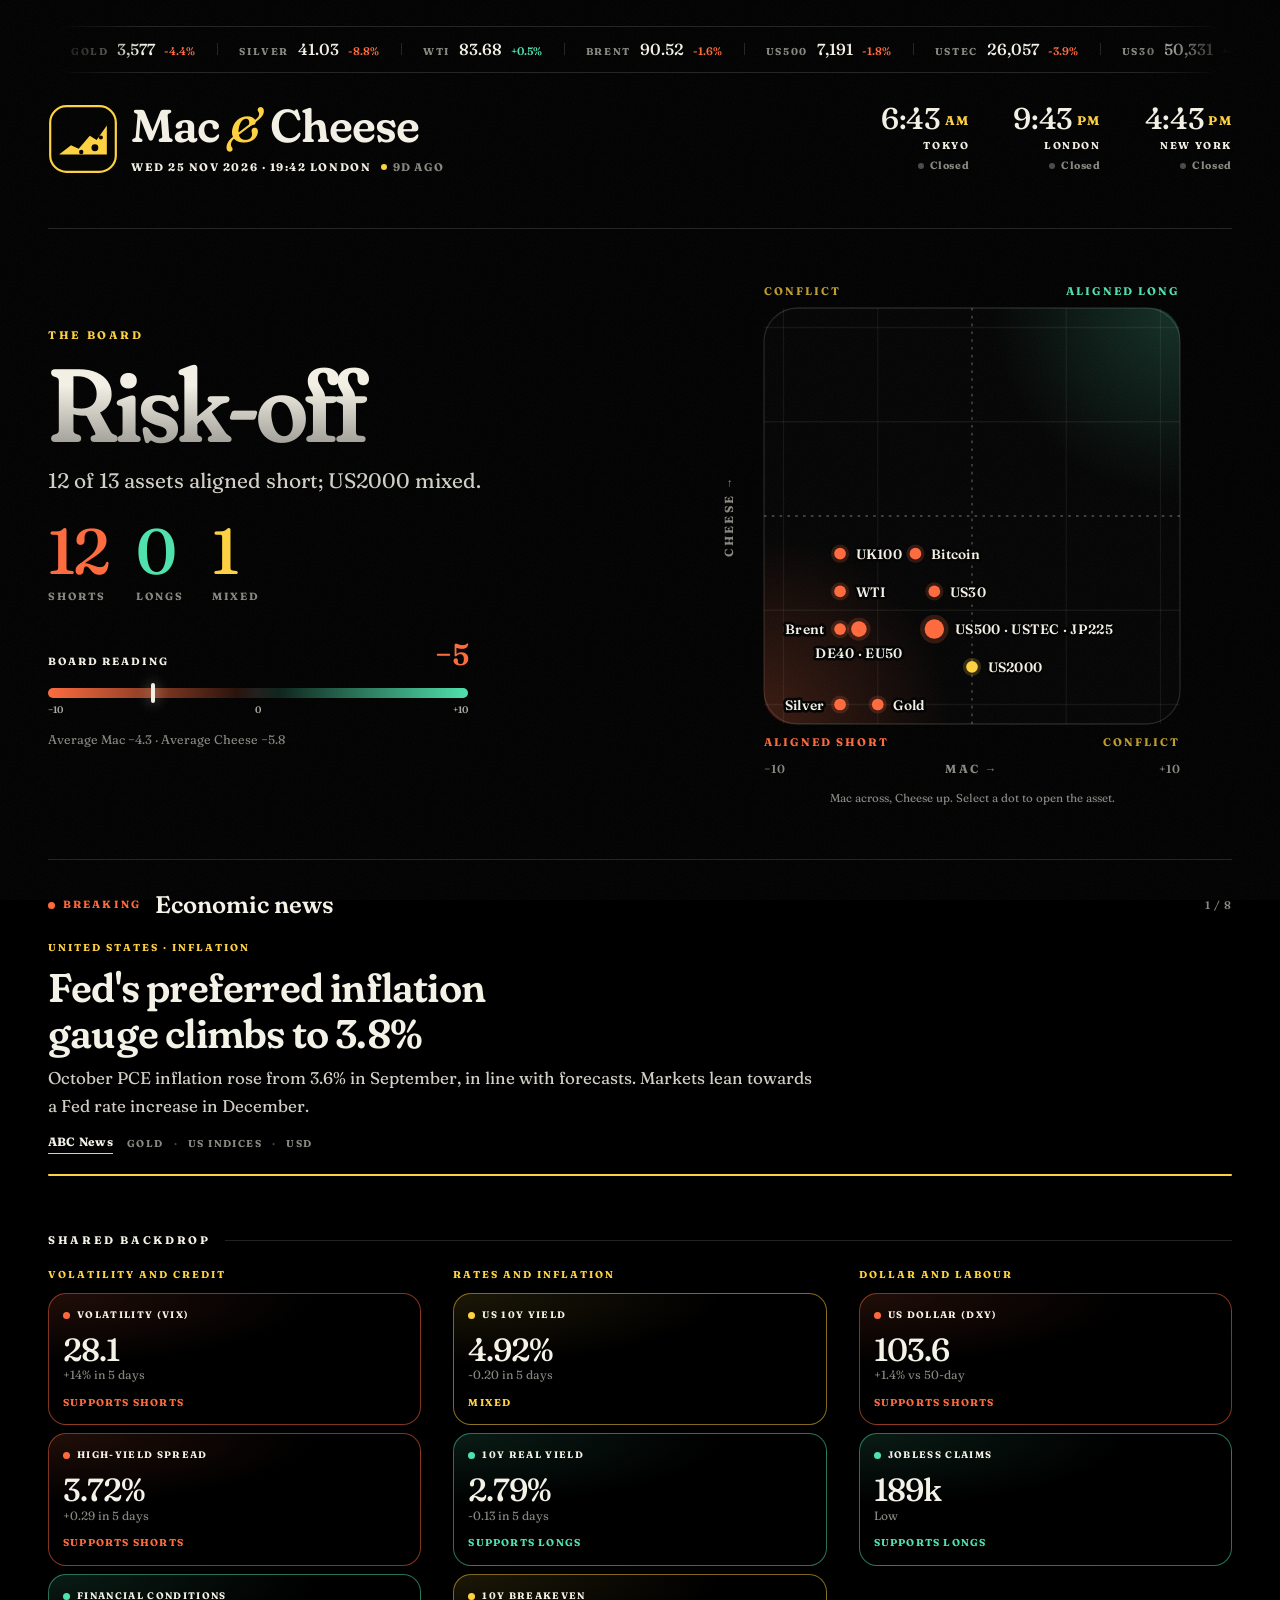
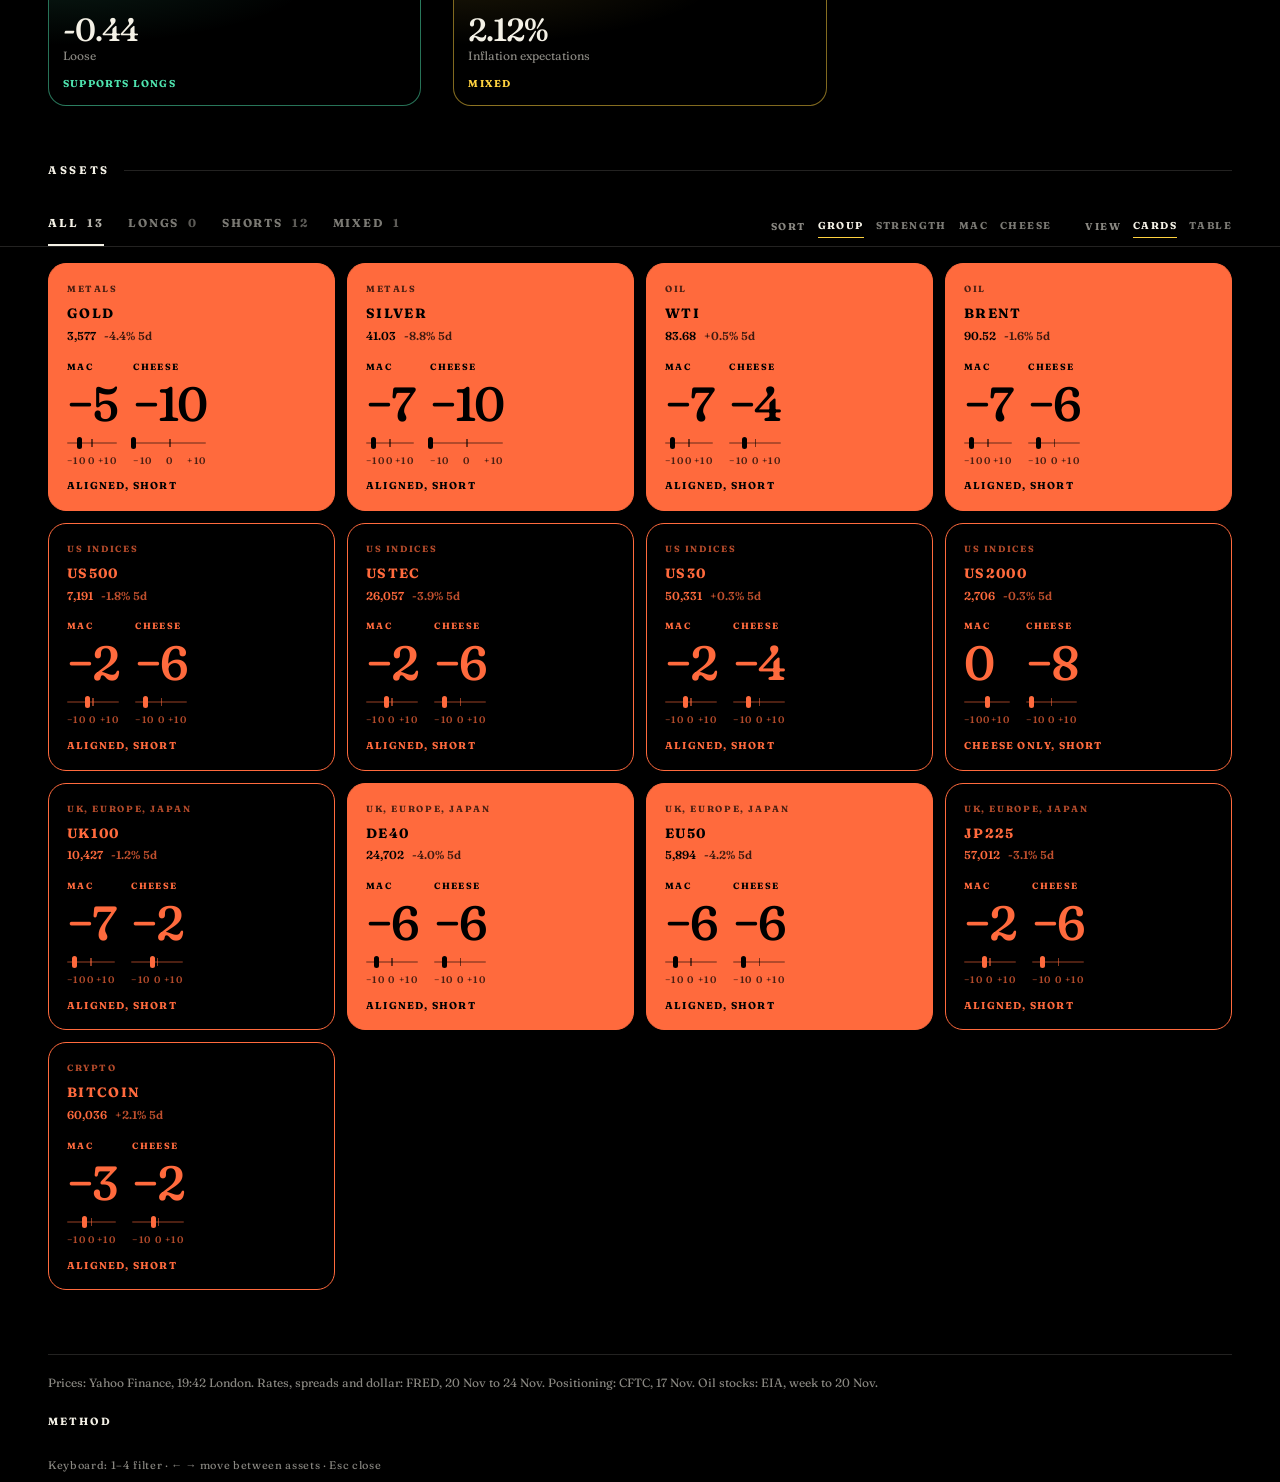
<file: index.html>
<!DOCTYPE html>
<html lang="en-GB"><head><meta charset="utf-8"><meta name="viewport" content="width=device-width,initial-scale=1,viewport-fit=cover">
<title>Mac and Cheese</title><meta name="theme-color" content="#000000">
<meta name="description" content="Mac and Cheese: macro and trend scores from −10 to +10 for indices, metals, oil and bitcoin.">
<link rel="icon" href="data:image/svg+xml,%3Csvg xmlns='http://www.w3.org/2000/svg' viewBox='0 0 64 64'%3E%3Crect x='2' y='2' width='60' height='60' rx='15' fill='%23000' stroke='%23FFD23F' stroke-width='3'/%3E%3Cpath d='M10 48 L22 38 L30 42 L40 28 L47 32 L55 18 L55 48 Z' fill='%23FFD23F'/%3E%3C/svg%3E">
<link rel="preconnect" href="https://fonts.googleapis.com"><link rel="preconnect" href="https://fonts.gstatic.com" crossorigin>
<link href="https://fonts.googleapis.com/css2?family=Fraunces:ital,opsz,wght,SOFT@0,9..144,300..800,0..100;1,9..144,300..800,0..100&display=swap" rel="stylesheet">
<style>:root{--bg:#000;--fg:#F4F1E6;--mu:rgba(244,241,230,.56);--ln:rgba(244,241,230,.14);--lime:#4EE3AE;--red:#FF6A3D;--yellow:#FFD23F;--f:"Fraunces",Georgia,serif;--r:18px;--ease:cubic-bezier(.2,.8,.2,1)}
*{box-sizing:border-box}
html{color-scheme:dark;-webkit-text-size-adjust:100%;scroll-behavior:smooth}
body{margin:0;background:var(--bg);color:var(--fg);font:400 15px/1.55 var(--f);font-optical-sizing:auto;font-variation-settings:"SOFT" 50;-webkit-font-smoothing:antialiased;overflow-x:hidden}
button{font:inherit;color:inherit}
::selection{background:var(--yellow);color:#000}
:focus-visible{outline:2px solid var(--yellow);outline-offset:3px;border-radius:6px}
.grain{position:fixed;inset:0;pointer-events:none;z-index:100;opacity:.05;background-image:url("data:image/svg+xml,%3Csvg xmlns='http://www.w3.org/2000/svg' width='160' height='160'%3E%3Cfilter id='n'%3E%3CfeTurbulence type='fractalNoise' baseFrequency='.9' numOctaves='3' stitchTiles='stitch'/%3E%3C/filter%3E%3Crect width='100%25' height='100%25' filter='url(%23n)'/%3E%3C/svg%3E")}
.top,main{max-width:1280px;margin:0 auto;padding:0 16px}
.top{padding-top:18px}
main{padding-bottom:72px}
/* ticker */
.tk{overflow:hidden;border:1px solid var(--ln);border-radius:999px;white-space:nowrap;-webkit-mask-image:linear-gradient(90deg,transparent,#000 8%,#000 92%,transparent);mask-image:linear-gradient(90deg,transparent,#000 8%,#000 92%,transparent)}
.tkt{display:inline-flex;animation:tk 80s linear infinite;will-change:transform}
.tk:hover .tkt{animation-play-state:paused}
.ti{display:inline-flex;align-items:baseline;gap:9px;padding:10px 22px;position:relative}
.ti b{font-size:10px;font-weight:700;letter-spacing:.16em;text-transform:uppercase;color:var(--mu)}
.ti span{font-size:16px;font-weight:500;font-variant-numeric:lining-nums tabular-nums}
.ti em{font-size:11px;font-weight:600;font-style:normal}
[hidden]{display:none!important}
.ti .u,.l5.u{color:var(--lime)}.ti .d,.l5.d{color:var(--red)}.ti .n{color:var(--yellow)}
.ti+.ti::before{content:"";position:absolute;left:0;top:50%;width:1px;height:12px;margin-top:-6px;background:var(--ln)}
@keyframes tk{to{transform:translateX(-50%)}}
/* header */
.hrow{display:flex;flex-direction:column;gap:20px;padding:22px 0 8px}
.brand{display:flex;align-items:center;gap:13px}.brand svg{flex:none}
.wm{font-size:32px;font-weight:600;line-height:1;letter-spacing:-.02em;font-variation-settings:"SOFT" 100}
.wm i{font-style:italic;font-weight:500;color:var(--yellow)}
.asof{margin-top:8px;font-size:10px;font-weight:700;letter-spacing:.14em;text-transform:uppercase}
.age{color:var(--mu);margin-left:6px;letter-spacing:.1em;white-space:nowrap;display:inline-block}
.age::before{content:"";display:inline-block;width:6px;height:6px;border-radius:50%;background:var(--lime);margin:0 6px 1px 0;box-shadow:0 0 0 0 var(--lime);animation:live 2.4s infinite}
.age.old::before{background:var(--yellow);animation:none}
@keyframes live{70%{box-shadow:0 0 0 6px rgba(78,227,174,0)}100%{box-shadow:0 0 0 0 rgba(78,227,174,0)}}
.ck{display:flex;justify-content:space-between;border-top:1px solid var(--ln);border-bottom:1px solid var(--ln);padding:12px 4px}
.cl{display:flex;flex-direction:column;align-items:center;gap:4px;flex:1}
.cl .tm{font-size:21px;font-weight:500;letter-spacing:-.01em;font-variant-numeric:lining-nums tabular-nums;line-height:1}
.cl .tm small{font-size:.42em;font-weight:700;letter-spacing:.1em;color:var(--yellow);margin-left:5px;vertical-align:.35em}
.cl .cn{font-size:10px;font-weight:700;letter-spacing:.16em;text-transform:uppercase}
.cl .cs{display:flex;align-items:center;gap:6px;font-size:10.5px;letter-spacing:.06em;color:var(--mu)}
.cl .cs i{width:6px;height:6px;border-radius:50%;background:rgba(244,241,230,.3)}
.cl.open .cs{color:var(--lime)}.cl.open .cs i{background:var(--lime);box-shadow:0 0 10px var(--lime)}
h2{font-size:11px;font-weight:700;letter-spacing:.24em;text-transform:uppercase;margin:56px 0 18px;display:flex;align-items:center;gap:14px}
h2::after{content:"";flex:1;height:1px;background:var(--ln)}
/* hero */
.hero{display:grid;gap:26px;margin-top:30px}
.eyebrow{font-size:11px;font-weight:700;letter-spacing:.24em;text-transform:uppercase;color:var(--yellow)}
.tone{font-size:56px;line-height:.95;font-weight:600;letter-spacing:-.035em;margin:12px 0 10px;font-variation-settings:"SOFT" 100;background:linear-gradient(180deg,var(--fg) 30%,rgba(244,241,230,.6));-webkit-background-clip:text;background-clip:text;color:transparent}
.line{font-size:17px;line-height:1.45;margin:0;color:rgba(244,241,230,.86);max-width:34ch}
.cnt{display:flex;gap:28px;margin:24px 0 26px}
.cc{font-size:10.5px;font-weight:700;letter-spacing:.18em;text-transform:uppercase;color:var(--mu)}
.cc span{display:block;font-size:44px;line-height:1;font-weight:500;letter-spacing:-.03em;margin-bottom:6px;font-variant-numeric:lining-nums}
.cc.red span{color:var(--red)}.cc.lime span{color:var(--lime)}.cc.yel span{color:var(--yellow)}
.br{max-width:420px}
.brh{display:flex;justify-content:space-between;align-items:baseline;font-size:10.5px;font-weight:700;letter-spacing:.18em;text-transform:uppercase}
.brh b{font-size:30px;letter-spacing:-.02em;font-weight:600;color:var(--red)}
.bsc{display:block;position:relative;height:10px;margin-top:10px;border-radius:99px;background:linear-gradient(90deg,var(--red),rgba(255,106,61,.15) 45%,rgba(244,241,230,.12) 50%,rgba(78,227,174,.15) 55%,var(--lime))}
.bsc u{position:absolute;top:-5px;left:var(--p);width:4px;height:20px;margin-left:-2px;border-radius:3px;background:var(--fg);box-shadow:0 0 14px rgba(244,241,230,.7);transition:left 1.2s var(--ease)}
.brs{margin-top:12px;font-size:12.5px;color:var(--mu)}
.hm{margin:0}
.map{width:100%;height:auto;display:block;overflow:visible}
.map .mf{fill:rgba(244,241,230,.015);stroke:var(--ln)}
.map .gd{stroke:rgba(244,241,230,.06)}
.map .ax{stroke:rgba(244,241,230,.32);stroke-dasharray:2 4}
.map .ql{font:700 8.5px var(--f);letter-spacing:.18em}
.map .ql.lime{fill:var(--lime)}.map .ql.red{fill:var(--red)}.map .ql.yel{fill:var(--yellow);opacity:.75}
.map .al{font:700 9px var(--f);letter-spacing:.2em;fill:var(--mu)}.map .tn{font:600 9px var(--f);fill:var(--mu)}
.pt{cursor:pointer;outline:none;animation:pop .7s var(--ease) both;animation-delay:var(--d);transform-box:fill-box}
.pt .dot{transition:r .25s var(--ease)}.pt .halo{opacity:.18;transition:opacity .25s,r .25s var(--ease)}
.pt.red .dot,.pt.red .halo{fill:var(--red)}.pt.lime .dot,.pt.lime .halo{fill:var(--lime)}.pt.yel .dot,.pt.yel .halo{fill:var(--yellow)}
.pt .pl{font:600 10.5px var(--f);fill:var(--fg);letter-spacing:.02em;paint-order:stroke;stroke:#000;stroke-width:4px;stroke-linejoin:round}
.pt:hover .halo,.pt:focus-visible .halo{opacity:.4}
.map:has(.pt:hover) .pt:not(:hover){opacity:.35}
.pt{transition:opacity .25s}
@keyframes pop{from{opacity:0;transform:scale(.3)}}
.hm figcaption{font-size:11.5px;color:var(--mu);text-align:center;margin-top:6px}
/* news */
.nw{margin-top:52px;padding:26px 0 0;border-top:1px solid var(--ln)}
.nh{display:flex;align-items:center;gap:14px;margin-bottom:16px}
.brk{display:inline-flex;align-items:center;gap:8px;color:var(--red);font-size:10.5px;font-weight:700;letter-spacing:.2em;text-transform:uppercase}
.brk i{width:7px;height:7px;border-radius:50%;background:var(--red);animation:pl 1.4s ease-in-out infinite}
@keyframes pl{50%{opacity:.25}}
.nt{font-size:19px;font-weight:600}
.nn{margin-left:auto;font-size:11px;font-weight:600;letter-spacing:.1em;color:var(--mu);font-variant-numeric:tabular-nums}
.ns{display:grid}
.nc{grid-area:1/1;opacity:0;visibility:hidden;transform:translateY(8px);filter:blur(4px);transition:opacity .7s var(--ease),transform .7s var(--ease),filter .7s var(--ease),visibility .7s;display:flex;flex-direction:column}
.nc.on{opacity:1;visibility:visible;transform:none;filter:none}
.ng{font-size:10px;font-weight:700;letter-spacing:.2em;text-transform:uppercase;color:var(--yellow)}
.nc h3{font-size:28px;line-height:1.14;font-weight:600;letter-spacing:-.02em;margin:10px 0 8px;font-variation-settings:"SOFT" 100;text-wrap:balance}
.nc p{margin:0;font-size:15px;line-height:1.6;color:rgba(244,241,230,.86);max-width:70ch;text-wrap:pretty}
.nf{margin-top:auto;padding-top:14px;display:flex;flex-wrap:wrap;gap:10px;align-items:center;font-size:10px;font-weight:700;letter-spacing:.14em;text-transform:uppercase}
.nf a{color:var(--fg);text-decoration:none;border-bottom:1.5px solid var(--yellow);padding-bottom:2px;letter-spacing:.02em;text-transform:none;font-size:12px;margin-right:4px}
.nf span{color:var(--mu)}.nf span+span::before{content:"·";margin-right:10px;color:rgba(244,241,230,.3)}
.np{height:2px;background:var(--ln);border-radius:2px;margin-top:20px;overflow:hidden}
.np i{display:block;height:100%;width:100%;background:var(--yellow);transform-origin:left;transform:scaleX(0)}
.np i.run{animation:prog var(--dur,6.5s) linear forwards}
.nw:hover .np i.run,.nw:focus-within .np i.run{animation-play-state:paused}
@keyframes prog{to{transform:scaleX(1)}}
/* backdrop */
.rgs{display:grid;gap:20px}
.rl{font-size:10px;font-weight:700;letter-spacing:.2em;text-transform:uppercase;color:var(--yellow);margin-bottom:10px}
.reg{display:grid;grid-template-columns:repeat(2,minmax(0,1fr));gap:8px}
.rt{position:relative;border-radius:var(--r);padding:14px;border:1px solid var(--ln);overflow:hidden;background:radial-gradient(120% 90% at 0% 0%,var(--g),transparent 60%)}
.rt.red{--g:rgba(255,106,61,.13);border-color:rgba(255,106,61,.5)}.rt.lime{--g:rgba(78,227,174,.12);border-color:rgba(78,227,174,.5)}.rt.yel{--g:rgba(255,210,63,.11);border-color:rgba(255,210,63,.5)}
.rt .k{display:flex;align-items:center;gap:7px;font-size:9.5px;font-weight:700;letter-spacing:.14em;text-transform:uppercase}
.rt .v{font-size:32px;font-weight:500;letter-spacing:-.03em;line-height:1.05;margin-top:10px;font-variant-numeric:lining-nums}
.rt .dd{font-size:12px;color:var(--mu)}
.rt .sig{font-size:10px;font-weight:700;letter-spacing:.12em;text-transform:uppercase;margin-top:10px}
.rt.red .sig{color:var(--red)}.rt.lime .sig{color:var(--lime)}.rt.yel .sig{color:var(--yellow)}
i.d{display:inline-block;width:7px;height:7px;border-radius:50%;flex:none}
i.d.red{background:var(--red)}i.d.lime{background:var(--lime)}i.d.yel{background:var(--yellow)}
/* filter bar */
.fb{position:sticky;top:0;z-index:20;background:rgba(0,0,0,.82);-webkit-backdrop-filter:blur(14px) saturate(1.4);backdrop-filter:blur(14px) saturate(1.4);margin:0 -16px;padding:10px 16px 0;border-bottom:1px solid var(--ln)}
.tabs{display:flex;gap:24px;overflow-x:auto;scrollbar-width:none}
.f{appearance:none;background:none;border:0;padding:8px 0 11px;cursor:pointer;font-size:11.5px;font-weight:700;letter-spacing:.16em;text-transform:uppercase;opacity:.5;border-bottom:2px solid transparent;white-space:nowrap;transition:opacity .2s,border-color .2s}
.f i{font-style:normal;opacity:.75;margin-left:5px}
.f:hover{opacity:.85}.f.on{opacity:1;border-bottom-color:var(--fg)}
.f.l.on{border-bottom-color:var(--lime)}.f.s.on{border-bottom-color:var(--red)}.f.m.on{border-bottom-color:var(--yellow)}
.ctl{display:flex;flex-wrap:wrap;justify-content:space-between;gap:8px 14px;padding:9px 0 10px;border-top:1px solid var(--ln)}
.seg{display:flex;align-items:center;gap:12px;flex-wrap:wrap;font-size:10px;font-weight:700;letter-spacing:.14em;text-transform:uppercase}
.seg span{color:var(--mu)}
.o{appearance:none;background:none;border:0;padding:3px 0;cursor:pointer;font-size:10px;font-weight:700;letter-spacing:.14em;text-transform:uppercase;opacity:.5;border-bottom:1.5px solid transparent}
.o.on{opacity:1;border-bottom-color:var(--yellow)}.o:hover{opacity:.9}
/* tiles */
.tiles{display:grid;grid-template-columns:repeat(2,minmax(0,1fr));gap:8px;margin-top:16px}
.tile{position:relative;isolation:isolate;overflow:hidden;appearance:none;text-align:left;border-radius:var(--r);padding:14px 12px 12px;cursor:pointer;min-height:168px;display:flex;flex-direction:column;justify-content:space-between;background:none;border:1.5px solid var(--fg);width:100%;transition:transform .35s var(--ease),box-shadow .35s var(--ease)}
.tile::before{content:"";position:absolute;inset:0;z-index:-1;opacity:0;transition:opacity .3s;background:radial-gradient(240px circle at var(--mx,50%) var(--my,50%),var(--sp),transparent 70%)}
.tile:hover::before{opacity:1}
.tile:hover{transform:translateY(-3px)}
.tile:active{transform:scale(.985)}
.tile.sr{background:var(--red);color:#000;border-color:var(--red);--sp:rgba(255,255,255,.28)}.tile.sl{background:var(--lime);color:#000;border-color:var(--lime);--sp:rgba(255,255,255,.3)}
.tile.sr:hover{box-shadow:0 18px 50px -18px rgba(255,106,61,.7)}.tile.sl:hover{box-shadow:0 18px 50px -18px rgba(78,227,174,.7)}
.tile.or{color:var(--red);border-color:var(--red);--sp:rgba(255,106,61,.16)}.tile.ol{color:var(--lime);border-color:var(--lime);--sp:rgba(78,227,174,.16)}.tile.oy{color:var(--yellow);border-color:var(--yellow);--sp:rgba(255,210,63,.16)}.tile.ow{color:var(--fg);--sp:rgba(244,241,230,.12)}
.tile[hidden],.lr[hidden]{display:none}
.tt{display:block}
.gk{display:block;font-size:9px;font-weight:700;letter-spacing:.18em;text-transform:uppercase;opacity:.7;margin-bottom:7px}
.tile b{display:block;font-size:13.5px;font-weight:700;letter-spacing:.1em;text-transform:uppercase}
.tile .p{display:flex;gap:8px;font-size:11.5px;font-weight:600;margin-top:4px;font-variant-numeric:tabular-nums}
.tile .p em{font-style:normal;opacity:.75;color:inherit}
.nums{display:flex;gap:16px;margin:14px 0 10px}
.nums>span{flex:1;font-size:9px;font-weight:700;letter-spacing:.16em;text-transform:uppercase}
.nums .v{display:block;font-size:40px;font-weight:500;line-height:1;letter-spacing:-.04em;margin-top:6px;text-transform:none;font-variant-numeric:lining-nums tabular-nums;font-variation-settings:"SOFT" 100}
.tile .s{font-size:10px;font-weight:700;letter-spacing:.12em;text-transform:uppercase}
.sc{display:block;position:relative;height:12px;margin-top:9px}
.sc::before{content:"";position:absolute;left:0;right:0;top:5px;height:2px;border-radius:2px;background:currentColor;opacity:.3}
.sc::after{content:"";position:absolute;left:50%;top:2px;width:1.5px;height:8px;margin-left:-.75px;background:currentColor;opacity:.55}
.sc u{position:absolute;top:0;left:var(--p);width:5px;height:12px;margin-left:-2.5px;border-radius:3px;background:currentColor;transition:left 1.1s var(--ease)}
.pre .sc u{left:50%}
.ends{display:flex;justify-content:space-between;font-size:9.5px;font-weight:600;margin-top:5px;opacity:.7}.ends em{font-style:normal}
/* table view */
.list{margin-top:12px}
.lh,.lr{display:grid;grid-template-columns:minmax(0,1.1fr) minmax(0,1fr) minmax(0,1fr);gap:14px;align-items:center}
.lh{font-size:9.5px;font-weight:700;letter-spacing:.16em;text-transform:uppercase;color:var(--mu);padding:8px 6px}
.lh span:nth-child(n+4),.lr .ls,.lr .l5{display:none}
.lr{appearance:none;width:100%;background:none;border:0;border-top:1px solid var(--ln);padding:14px 6px;text-align:left;cursor:pointer;border-radius:0;transition:background .2s}
.lr:hover{background:rgba(244,241,230,.04)}
.ln b{display:block;font-size:13px;font-weight:700;letter-spacing:.1em;text-transform:uppercase}
.ln small{font-size:10.5px;color:var(--mu)}
.lc{display:flex;align-items:center;gap:10px}
.lv{font-size:22px;font-weight:500;letter-spacing:-.03em;width:36px;flex:none;font-variant-numeric:tabular-nums;text-align:right}
.db{display:block;position:relative;flex:1;height:6px;border-radius:6px;background:rgba(244,241,230,.08)}
.db::after{content:"";position:absolute;left:50%;top:-3px;width:1px;height:12px;background:rgba(244,241,230,.35)}
.db u{position:absolute;top:0;height:100%;border-radius:6px;transition:width .9s var(--ease)}
.db u.r{left:50%}.db u.l{right:50%}
.db u.red{background:var(--red)}.db u.lime{background:var(--lime)}.db u.yel{background:var(--yellow);width:3px!important;margin-right:-1.5px}
.db.off{opacity:.4}
.ls{font-size:10px;font-weight:700;letter-spacing:.12em;text-transform:uppercase}
.ls.sr,.ls.or{color:var(--red)}.ls.sl,.ls.ol{color:var(--lime)}.ls.oy{color:var(--yellow)}
.l5{font-size:13px;text-align:right;font-variant-numeric:tabular-nums}
.em{font-size:11px;font-weight:700;letter-spacing:.18em;text-transform:uppercase;color:var(--yellow);margin:40px 0}
/* drawer */
.ov{position:fixed;inset:0;z-index:50;background:rgba(0,0,0,.6);-webkit-backdrop-filter:blur(6px);backdrop-filter:blur(6px);display:flex;align-items:flex-end;justify-content:center;opacity:0;visibility:hidden;transition:opacity .35s,visibility .35s}
.ov.on{opacity:1;visibility:visible}
.sheet{background:#000;border:1px solid var(--ln);border-bottom:0;border-radius:26px 26px 0 0;width:100%;max-width:720px;max-height:92vh;overflow-y:auto;overscroll-behavior:contain;padding:0 0 34px;transform:translateY(40px);transition:transform .45s var(--ease)}
.ov.on .sheet{transform:none}
.hd{display:flex;justify-content:space-between;align-items:flex-start;gap:12px;padding:18px 18px 16px;position:sticky;top:0;z-index:2;background:#000;border-bottom:1px solid var(--ln)}
.sheet.sr .hd{background:var(--red);color:#000;border-color:var(--red)}.sheet.sl .hd{background:var(--lime);color:#000;border-color:var(--lime)}
.sheet.or .hd b{color:var(--red)}.sheet.ol .hd b{color:var(--lime)}.sheet.oy .hd b{color:var(--yellow)}
.gk2{display:block;font-size:9.5px;font-weight:700;letter-spacing:.18em;text-transform:uppercase;opacity:.7;margin-bottom:6px}
.hd b{display:block;font-size:20px;font-weight:700;letter-spacing:.06em;text-transform:uppercase}
.hd .q{display:block;font-size:12.5px;margin-top:3px}
.hb{display:flex;gap:6px}
.ib{appearance:none;background:none;border:1.5px solid currentColor;border-radius:50%;width:34px;height:34px;font-size:17px;line-height:1;cursor:pointer;display:grid;place-items:center;opacity:.85}
.ib:hover{opacity:1}
.two{display:flex;gap:28px;padding:18px 18px 0}
.two>div{flex:1;font-size:10px;font-weight:700;letter-spacing:.16em;text-transform:uppercase}
.two .v{display:block;font-size:60px;font-weight:500;line-height:1;letter-spacing:-.05em;margin-top:8px;text-transform:none;font-variation-settings:"SOFT" 100}
.sc.big{height:14px;margin-top:12px}.sc.big u{height:14px}.sc.big::before{top:6px}.sc.big::after{top:3px}
.verdict{margin:18px 18px 0;padding:12px 14px;border-radius:14px;font-size:13.5px;border:1px solid var(--ln)}
.verdict.sr,.verdict.or{border-color:rgba(255,106,61,.55);background:rgba(255,106,61,.07)}.verdict.sl,.verdict.ol{border-color:rgba(78,227,174,.55);background:rgba(78,227,174,.07)}.verdict.oy{border-color:rgba(255,210,63,.55);background:rgba(255,210,63,.07)}
.pp{padding:0 18px;margin:0;font-size:14px}
.why{margin-top:14px;color:rgba(244,241,230,.82)}
.sec{font-size:10px;font-weight:700;letter-spacing:.2em;text-transform:uppercase;padding:0 18px;margin:28px 0 6px;color:var(--yellow)}
.cr{display:grid;grid-template-columns:minmax(0,1fr);gap:8px;padding:11px 18px;border-top:1px solid var(--ln)}
.cr .ct{display:flex;justify-content:space-between;gap:12px;align-items:baseline}
.cr .n{font-size:14px;font-weight:600}.cr .n em{font-style:normal;font-size:10px;color:var(--yellow);margin-left:4px;letter-spacing:.08em}
.cr .t{font-size:12.5px;color:var(--mu);text-align:right}
.cr .src{font-size:10.5px;color:rgba(244,241,230,.38)}
.sv{display:flex;justify-content:space-between;gap:12px;padding:10px 18px;border-top:1px solid var(--ln);font-size:13.5px}
.sv span:last-child{font-variant-numeric:tabular-nums;color:var(--mu)}
.evs{margin:0 18px}
.evr{display:flex;justify-content:space-between;padding:10px 0;border-top:1px solid var(--ln);font-size:13.5px}
.evr span:last-child{color:var(--mu);font-variant-numeric:tabular-nums}
.share{appearance:none;display:block;margin:26px 18px 0;width:calc(100% - 36px);padding:14px;border-radius:14px;border:1px solid var(--yellow);background:none;color:var(--yellow);font-size:11px;font-weight:700;letter-spacing:.18em;text-transform:uppercase;cursor:pointer;transition:background .2s,color .2s}
.share:hover{background:var(--yellow);color:#000}
.shm{margin:16px 18px 0;display:grid;gap:16px}
.shp img{display:block;width:100%;max-width:240px;aspect-ratio:4/5;border-radius:14px;border:1px solid var(--ln);background:#050505}
.shl{display:grid;grid-template-columns:1fr 1fr;column-gap:18px}
.shl button{appearance:none;background:none;border:0;border-top:1px solid var(--ln);padding:13px 0;text-align:left;cursor:pointer;font-size:13px;font-weight:600;letter-spacing:.04em;color:var(--fg);transition:color .2s}
.shl button:hover{color:var(--yellow)}
@media(min-width:620px){.shm{grid-template-columns:200px 1fr;align-items:start}}
.toast{position:fixed;left:50%;bottom:28px;z-index:60;transform:translate(-50%,20px);opacity:0;background:var(--fg);color:#000;padding:11px 18px;border-radius:12px;font-size:13px;font-weight:600;transition:.35s var(--ease);pointer-events:none}
.toast.on{opacity:1;transform:translate(-50%,0)}
/* footer */
footer{margin-top:64px;padding-top:18px;border-top:1px solid var(--ln);font-size:12px;line-height:1.65;color:var(--mu)}
footer p{margin:0 0 8px}
details.m summary{cursor:pointer;font-size:10.5px;font-weight:700;letter-spacing:.2em;text-transform:uppercase;padding:12px 0;list-style:none;color:var(--fg)}
details.m summary::-webkit-details-marker{display:none}
details.m p{max-width:68ch}
.kb{display:none}
/* motion */
@supports (animation-timeline:view()){.rv{animation:rv linear both;animation-timeline:view();animation-range:entry 0% entry 35%}}
@keyframes rv{from{opacity:0;transform:translateY(24px)}}
::view-transition-group(*){animation-duration:.45s;animation-timing-function:cubic-bezier(.2,.8,.2,1)}
@media(prefers-reduced-motion:reduce){*,*::before,*::after{animation:none!important;transition:none!important}.tk{overflow-x:auto}}
@media(min-width:620px){.tiles{grid-template-columns:repeat(3,minmax(0,1fr))}.reg{grid-template-columns:repeat(3,minmax(0,1fr))}
.lh,.lr{grid-template-columns:minmax(0,1.2fr) minmax(0,1.3fr) minmax(0,1.3fr) minmax(0,.9fr) 60px}.lh span:nth-child(n+4),.lr .ls,.lr .l5{display:block}.lh span:last-child{text-align:right}
.cr{grid-template-columns:minmax(0,1fr) 140px;align-items:center}.cr .src{grid-column:1}.cr .db{grid-row:1;grid-column:2}}
@media(min-width:1000px){
.top,main{padding:0 48px}.top{padding-top:26px}
.fb{margin:0 -48px;padding:10px 48px 0;display:flex;justify-content:space-between;align-items:center}
.ctl{border:0;padding:0;gap:34px}
.hrow{flex-direction:row;justify-content:space-between;align-items:center;padding:30px 0 6px}
.wm{font-size:46px}.brand svg{width:70px;height:70px}.asof{font-size:11px;margin-top:10px}
.ck{border:0;padding:0;gap:44px}.cl{align-items:flex-end;flex:none}.cl .tm{font-size:30px}
.hero{grid-template-columns:minmax(0,1fr) 520px;gap:56px;align-items:center;margin-top:46px;padding-top:40px;border-top:1px solid var(--ln)}
.tone{font-size:104px}.line{font-size:21px}
.cc span{font-size:64px}
.nc h3{font-size:40px;max-width:24ch}.nc p{font-size:17px}.nt{font-size:24px}
.rgs{grid-template-columns:repeat(3,minmax(0,1fr));gap:32px}.reg{grid-template-columns:1fr}
.tiles{grid-template-columns:repeat(4,minmax(0,1fr));gap:12px}
.tile{min-height:200px;padding:18px 18px 16px}.nums .v{font-size:48px}
.ov{justify-content:flex-end;align-items:stretch}
.sheet{max-width:580px;max-height:none;height:100%;border:0;border-left:1px solid var(--ln);border-radius:28px 0 0 28px;transform:translateX(60px)}
.kb{display:block;margin-top:14px;font-size:11px;letter-spacing:.06em}
}
</style></head><body>
<div class="grain" aria-hidden="true"></div>
<header class="top">
<div class="tk" aria-label="Market ticker, five-day change"><div class="tkt"><span class="ti"><b>Gold</b><span>3,577</span><em class="d">-4.4%</em></span><span class="ti"><b>Silver</b><span>41.03</span><em class="d">-8.8%</em></span><span class="ti"><b>WTI</b><span>83.68</span><em class="u">+0.5%</em></span><span class="ti"><b>Brent</b><span>90.52</span><em class="d">-1.6%</em></span><span class="ti"><b>US500</b><span>7,191</span><em class="d">-1.8%</em></span><span class="ti"><b>USTEC</b><span>26,057</span><em class="d">-3.9%</em></span><span class="ti"><b>US30</b><span>50,331</span><em class="u">+0.3%</em></span><span class="ti"><b>US2000</b><span>2,706</span><em class="d">-0.3%</em></span><span class="ti"><b>UK100</b><span>10,427</span><em class="d">-1.2%</em></span><span class="ti"><b>DE40</b><span>24,702</span><em class="d">-4.0%</em></span><span class="ti"><b>EU50</b><span>5,894</span><em class="d">-4.2%</em></span><span class="ti"><b>JP225</b><span>57,012</span><em class="d">-3.1%</em></span><span class="ti"><b>Bitcoin</b><span>60,036</span><em class="u">+2.1%</em></span><span class="ti"><b>DXY</b><span>103.6</span><em class="u">+1.4%</em></span><span class="ti"><b>US10Y</b><span>4.92%</span><em class="d">-20bp</em></span><span class="ti"><b>VIX</b><span>28.1</span><em class="u">+14%</em></span><span class="ti"><b>Gold</b><span>3,577</span><em class="d">-4.4%</em></span><span class="ti"><b>Silver</b><span>41.03</span><em class="d">-8.8%</em></span><span class="ti"><b>WTI</b><span>83.68</span><em class="u">+0.5%</em></span><span class="ti"><b>Brent</b><span>90.52</span><em class="d">-1.6%</em></span><span class="ti"><b>US500</b><span>7,191</span><em class="d">-1.8%</em></span><span class="ti"><b>USTEC</b><span>26,057</span><em class="d">-3.9%</em></span><span class="ti"><b>US30</b><span>50,331</span><em class="u">+0.3%</em></span><span class="ti"><b>US2000</b><span>2,706</span><em class="d">-0.3%</em></span><span class="ti"><b>UK100</b><span>10,427</span><em class="d">-1.2%</em></span><span class="ti"><b>DE40</b><span>24,702</span><em class="d">-4.0%</em></span><span class="ti"><b>EU50</b><span>5,894</span><em class="d">-4.2%</em></span><span class="ti"><b>JP225</b><span>57,012</span><em class="d">-3.1%</em></span><span class="ti"><b>Bitcoin</b><span>60,036</span><em class="u">+2.1%</em></span><span class="ti"><b>DXY</b><span>103.6</span><em class="u">+1.4%</em></span><span class="ti"><b>US10Y</b><span>4.92%</span><em class="d">-20bp</em></span><span class="ti"><b>VIX</b><span>28.1</span><em class="u">+14%</em></span></div></div>
<div class="hrow">
<div class="brand"><svg viewBox="0 0 64 64" width="56" height="56" role="img" aria-label="Mac and Cheese"><rect x="2" y="2" width="60" height="60" rx="15" fill="#000" stroke="#FFD23F" stroke-width="2"/><g transform="translate(7,13.5) scale(.78)"><path d="M4 42 L18 31 L27 35 L40 20 L48 25 L60 8 L60 42 Z" fill="#FFD23F"/><circle cx="46" cy="34" r="4" fill="#000"/><circle cx="30" cy="39" r="2.6" fill="#000"/><circle cx="53" cy="22" r="2.4" fill="#000"/></g></svg>
<div><div class="wm">Mac <i>&amp;</i> Cheese</div><div class="asof">Wed 25 Nov 2026 · 19:42 London <span class="age" id="age" data-iso="2026-11-25T19:42:00Z"></span></div></div></div>
<div class="ck" id="ck" aria-label="Market clocks"></div>
</div></header>
<main>
<section class="hero rv">
<div class="hl">
<div class="eyebrow">The board</div>
<div class="tone">Risk-off</div>
<p class="line">12 of 13 assets aligned short; US2000 mixed.</p>
<div class="cnt"><div class="cc red"><span>12</span>Shorts</div><div class="cc lime"><span>0</span>Longs</div><div class="cc yel"><span>1</span>Mixed</div></div>
<div class="br"><div class="brh"><span>Board reading</span><b>−5</b></div><i class="bsc"><u style="--p:25%"></u></i><span class="ends"><em>−10</em><em>0</em><em>+10</em></span>
<div class="brs">Average Mac −4.3 · Average Cheese −5.8</div></div>
</div>
<figure class="hm"><svg viewBox="0 10 400 396" class="map" role="img" aria-label="Mac and Cheese map: Mac score across, Cheese score up"><defs><radialGradient id="gl" r=".7"><stop offset="0" stop-color="#4EE3AE" stop-opacity=".16"/><stop offset="1" stop-color="#4EE3AE" stop-opacity="0"/></radialGradient><radialGradient id="gs" cx="0" cy="1" r=".9"><stop offset="0" stop-color="#FF6A3D" stop-opacity=".22"/><stop offset="1" stop-color="#FF6A3D" stop-opacity="0"/></radialGradient><radialGradient id="gr" cx="1" cy="0" r=".9"><stop offset="0" stop-color="#4EE3AE" stop-opacity=".2"/><stop offset="1" stop-color="#4EE3AE" stop-opacity="0"/></radialGradient></defs><rect x="40" y="40" width="320" height="320" rx="26" class="mf"/><rect x="40" y="200" width="160" height="160" rx="22" fill="url(#gs)"/><rect x="200" y="40" width="160" height="160" rx="22" fill="url(#gr)"/><line x1="55.0" y1="40" x2="55.0" y2="360" class="gd"/><line x1="40" y1="345.0" x2="360" y2="345.0" class="gd"/><line x1="127.5" y1="40" x2="127.5" y2="360" class="gd"/><line x1="40" y1="272.5" x2="360" y2="272.5" class="gd"/><line x1="272.5" y1="40" x2="272.5" y2="360" class="gd"/><line x1="40" y1="127.5" x2="360" y2="127.5" class="gd"/><line x1="345.0" y1="40" x2="345.0" y2="360" class="gd"/><line x1="40" y1="55.0" x2="360" y2="55.0" class="gd"/><line x1="200" y1="40" x2="200" y2="360" class="ax"/><line x1="40" y1="200" x2="360" y2="200" class="ax"/><text x="360" y="30" class="ql lime" text-anchor="end">ALIGNED LONG</text><text x="40" y="377" class="ql red">ALIGNED SHORT</text><text x="40" y="30" class="ql yel">CONFLICT</text><text x="360" y="377" class="ql yel" text-anchor="end">CONFLICT</text><text x="200" y="398" class="al" text-anchor="middle">MAC →</text><text x="16" y="200" class="al" text-anchor="middle" transform="rotate(-90 16 200)">CHEESE →</text><text x="40" y="398" class="tn">−10</text><text x="360" y="398" class="tn" text-anchor="end">+10</text><g class="pt red" data-ks="silver" tabindex="0" role="button" aria-label="Silver: Mac -7, Cheese -10" style="--d:0ms"><circle cx="98.5" cy="345.0" r="7" class="halo"/><circle cx="98.5" cy="345.0" r="4.5" class="dot"/><text x="86.5" y="349.0" text-anchor="end" class="pl">Silver</text></g><g class="pt red" data-ks="gold" tabindex="0" role="button" aria-label="Gold: Mac -5, Cheese -10" style="--d:60ms"><circle cx="127.5" cy="345.0" r="7" class="halo"/><circle cx="127.5" cy="345.0" r="4.5" class="dot"/><text x="139.5" y="349.0" text-anchor="start" class="pl">Gold</text></g><g class="pt yel" data-ks="rut" tabindex="0" role="button" aria-label="US2000: Mac 0, Cheese -8" style="--d:120ms"><circle cx="200.0" cy="316.0" r="7" class="halo"/><circle cx="200.0" cy="316.0" r="4.5" class="dot"/><text x="212.0" y="320.0" text-anchor="start" class="pl">US2000</text></g><g class="pt red" data-ks="brent" tabindex="0" role="button" aria-label="Brent: Mac -7, Cheese -6" style="--d:180ms"><circle cx="98.5" cy="287.0" r="7" class="halo"/><circle cx="98.5" cy="287.0" r="4.5" class="dot"/><text x="86.5" y="291.0" text-anchor="end" class="pl">Brent</text></g><g class="pt red" data-ks="de,eu" tabindex="0" role="button" aria-label="DE40 · EU50: Mac -6, Cheese -6" style="--d:240ms"><circle cx="113.0" cy="287.0" r="9" class="halo"/><circle cx="113.0" cy="287.0" r="6.0" class="dot"/><text x="113.0" y="309.0" text-anchor="middle" class="pl">DE40 · EU50</text></g><g class="pt red" data-ks="sp,ndx,jp" tabindex="0" role="button" aria-label="US500 · USTEC · JP225: Mac -2, Cheese -6" style="--d:300ms"><circle cx="171.0" cy="287.0" r="11" class="halo"/><circle cx="171.0" cy="287.0" r="7.5" class="dot"/><text x="187.0" y="291.0" text-anchor="start" class="pl">US500 · USTEC · JP225</text></g><g class="pt red" data-ks="wti" tabindex="0" role="button" aria-label="WTI: Mac -7, Cheese -4" style="--d:360ms"><circle cx="98.5" cy="258.0" r="7" class="halo"/><circle cx="98.5" cy="258.0" r="4.5" class="dot"/><text x="110.5" y="262.0" text-anchor="start" class="pl">WTI</text></g><g class="pt red" data-ks="dow" tabindex="0" role="button" aria-label="US30: Mac -2, Cheese -4" style="--d:420ms"><circle cx="171.0" cy="258.0" r="7" class="halo"/><circle cx="171.0" cy="258.0" r="4.5" class="dot"/><text x="183.0" y="262.0" text-anchor="start" class="pl">US30</text></g><g class="pt red" data-ks="uk" tabindex="0" role="button" aria-label="UK100: Mac -7, Cheese -2" style="--d:480ms"><circle cx="98.5" cy="229.0" r="7" class="halo"/><circle cx="98.5" cy="229.0" r="4.5" class="dot"/><text x="110.5" y="233.0" text-anchor="start" class="pl">UK100</text></g><g class="pt red" data-ks="btc" tabindex="0" role="button" aria-label="Bitcoin: Mac -3, Cheese -2" style="--d:540ms"><circle cx="156.5" cy="229.0" r="7" class="halo"/><circle cx="156.5" cy="229.0" r="4.5" class="dot"/><text x="168.5" y="233.0" text-anchor="start" class="pl">Bitcoin</text></g></svg><figcaption>Mac across, Cheese up. Select a dot to open the asset.</figcaption></figure>
</section>
<section class="nw rv" aria-label="Breaking economic news">
<div class="nh"><span class="brk"><i></i>Breaking</span><span class="nt">Economic news</span><span class="nn" id="nn">1 / 8</span></div>
<div class="ns" id="ns"><article class="nc on"><span class="ng">United States · Inflation</span><h3>Fed&#x27;s preferred inflation gauge climbs to 3.8%</h3><p>October PCE inflation rose from 3.6% in September, in line with forecasts. Markets lean towards a Fed rate increase in December.</p><div class="nf"><a href="https://abcnews.com/Business/inflation-report-provide-feds-preferred-gauge-prices-ahead/story?id=138410424" target="_blank" rel="noopener noreferrer">ABC News</a><span>Gold</span><span>US indices</span><span>USD</span></div></article><article class="nc"><span class="ng">United States · Growth</span><h3>Third-quarter growth revised sharply higher</h3><p>The economy grew much faster than first estimated while inflation broadened out, reinforcing bets on a December hike and another early in 2027.</p><div class="nf"><a href="https://kfgo.com/2026/11/25/us-inflation-rises-further-in-october/" target="_blank" rel="noopener noreferrer">Reuters</a><span>US indices</span><span>Yields</span></div></article><article class="nc"><span class="ng">United States · Equities</span><h3>Tech rout deepens as AI doubts return</h3><p>Nasdaq Composite fell 1.5% and the S&amp;P 500 0.5% on Tuesday while the Dow gained 0.9%. Nvidia and Micron slumped, and the Nasdaq 100 sits close to a bear market.</p><div class="nf"><a href="https://www.bloomberg.com/news/articles/2026-11-24/asian-stocks-to-slide-as-ai-trade-doubts-resurface-markets-wrap" target="_blank" rel="noopener noreferrer">Bloomberg</a><span>USTEC</span><span>US500</span><span>Bitcoin</span></div></article><article class="nc"><span class="ng">Rates · Treasuries</span><h3>Treasury yields slip as risk appetite sours</h3><p>The 10-year yield dipped to its lowest in over two weeks near 4.88%. US consumer confidence hit its highest in almost two years, and the euro rose 0.6%.</p><div class="nf"><a href="https://www.home.saxo/en-mena/content/articles/macro/market-quick-take---chip-stocks-slump-again-in-new-york-and-seoul---25-november-2026-25112026" target="_blank" rel="noopener noreferrer">Saxo and CaixaBank</a><span>Gold</span><span>USD</span><span>DE40</span></div></article><article class="nc"><span class="ng">Trade · Tariffs</span><h3>US proposes excess-capacity tariffs on 14 partners</h3><p>China would face the highest rate at 20%. The dollar index held around the 104 handle as the tech sell-off weighed on risk tone.</p><div class="nf"><a href="https://www.newsquawk.com/headlines/newsquawk-european-market-wrap---25th-november-2026" target="_blank" rel="noopener noreferrer">Newsquawk</a><span>USD</span><span>DE40</span><span>EU50</span><span>JP225</span></div></article><article class="nc"><span class="ng">United Kingdom · BoE</span><h3>Bailey: inflation peak lower if energy prices hold</h3><p>The Governor told the Treasury Committee that the peak would be lower if current energy prices persist. Sterling stayed near 1.31. The Bank raised Bank Rate to 4% on 5 November.</p><div class="nf"><a href="https://www.newsquawk.com/headlines/newsquawk-european-market-wrap---25th-november-2026" target="_blank" rel="noopener noreferrer">Newsquawk and KPMG</a><span>UK100</span><span>GBP</span></div></article><article class="nc"><span class="ng">Asia-Pacific · Inflation</span><h3>Australian inflation hotter than expected at 4.9%</h3><p>The annual rate to October topped forecasts. The ASX fell on the release before recovering, with the RBA due to meet in December.</p><div class="nf"><a href="https://abc.net.au/news/2026-11-25/asx-markets-business-live-news/107423208" target="_blank" rel="noopener noreferrer">ABC News Australia</a><span>JP225</span><span>USD</span></div></article><article class="nc"><span class="ng">Commodities</span><h3>Oil eases overnight, copper nears a bear market</h3><p>Crude gave back some of Tuesday&#x27;s gains while copper approached a 20% drawdown from its high as risk sentiment weakened in Asia.</p><div class="nf"><a href="https://www.home.saxo/en-mena/content/articles/macro/market-quick-take---chip-stocks-slump-again-in-new-york-and-seoul---25-november-2026-25112026" target="_blank" rel="noopener noreferrer">Saxo</a><span>WTI</span><span>Brent</span><span>Silver</span></div></article></div>
<div class="np" aria-hidden="true"><i id="npb"></i></div>
</section>
<section class="bd rv"><h2>Shared backdrop</h2><div class="rgs"><div class="rg"><div class="rl">Volatility and credit</div><div class="reg"><div class="rt red"><div class="k"><i class="d red"></i>Volatility (VIX)</div><div class="v">28.1</div><div class="dd">+14% in 5 days</div><div class="sig">Supports shorts</div></div><div class="rt red"><div class="k"><i class="d red"></i>High-yield spread</div><div class="v">3.72%</div><div class="dd">+0.29 in 5 days</div><div class="sig">Supports shorts</div></div><div class="rt lime"><div class="k"><i class="d lime"></i>Financial conditions</div><div class="v">-0.44</div><div class="dd">Loose</div><div class="sig">Supports longs</div></div></div></div><div class="rg"><div class="rl">Rates and inflation</div><div class="reg"><div class="rt yel"><div class="k"><i class="d yel"></i>US 10y yield</div><div class="v">4.92%</div><div class="dd">-0.20 in 5 days</div><div class="sig">Mixed</div></div><div class="rt lime"><div class="k"><i class="d lime"></i>10y real yield</div><div class="v">2.79%</div><div class="dd">-0.13 in 5 days</div><div class="sig">Supports longs</div></div><div class="rt yel"><div class="k"><i class="d yel"></i>10y breakeven</div><div class="v">2.12%</div><div class="dd">Inflation expectations</div><div class="sig">Mixed</div></div></div></div><div class="rg"><div class="rl">Dollar and labour</div><div class="reg"><div class="rt red"><div class="k"><i class="d red"></i>US dollar (DXY)</div><div class="v">103.6</div><div class="dd">+1.4% vs 50-day</div><div class="sig">Supports shorts</div></div><div class="rt lime"><div class="k"><i class="d lime"></i>Jobless claims</div><div class="v">189k</div><div class="dd">Low</div><div class="sig">Supports longs</div></div></div></div></div></section>
<section class="as" id="assets">
<h2>Assets</h2>
<div class="fb" id="fb">
<div class="tabs" role="tablist" aria-label="Filter">
<button class="f on" data-f="all">All <i>13</i></button><button class="f l" data-f="long">Longs <i>0</i></button><button class="f s" data-f="short">Shorts <i>12</i></button><button class="f m" data-f="mixed">Mixed <i>1</i></button>
</div>
<div class="ctl">
<div class="seg" aria-label="Sort"><span>Sort</span><button class="o on" data-s="g">Group</button><button class="o" data-s="x">Strength</button><button class="o" data-s="m">Mac</button><button class="o" data-s="c">Cheese</button></div>
<div class="seg" aria-label="View"><span>View</span><button class="o on" data-v="cards">Cards</button><button class="o" data-v="table">Table</button></div>
</div></div>
<div class="tiles" id="tiles"><button class="tile sr" data-f="short" data-k="gold" data-g="0" data-m="-5" data-c="-10" style="view-transition-name:t-gold" aria-label="Gold, Mac -5, Cheese -10, Aligned, short"><span class="tt"><span class="gk">Metals</span><b>Gold</b><span class="p">3,577<em class="d">-4.4% 5d</em></span></span><span class="nums"><span>Mac<span class="v" data-n="-5">−5</span><i class="sc"><u style="--p:25%"></u></i><span class="ends"><em>−10</em><em>0</em><em>+10</em></span></span><span>Cheese<span class="v" data-n="-10">−10</span><i class="sc"><u style="--p:0%"></u></i><span class="ends"><em>−10</em><em>0</em><em>+10</em></span></span></span><span class="s">Aligned, short</span></button><button class="tile sr" data-f="short" data-k="silver" data-g="1" data-m="-7" data-c="-10" style="view-transition-name:t-silver" aria-label="Silver, Mac -7, Cheese -10, Aligned, short"><span class="tt"><span class="gk">Metals</span><b>Silver</b><span class="p">41.03<em class="d">-8.8% 5d</em></span></span><span class="nums"><span>Mac<span class="v" data-n="-7">−7</span><i class="sc"><u style="--p:15%"></u></i><span class="ends"><em>−10</em><em>0</em><em>+10</em></span></span><span>Cheese<span class="v" data-n="-10">−10</span><i class="sc"><u style="--p:0%"></u></i><span class="ends"><em>−10</em><em>0</em><em>+10</em></span></span></span><span class="s">Aligned, short</span></button><button class="tile sr" data-f="short" data-k="wti" data-g="102" data-m="-7" data-c="-4" style="view-transition-name:t-wti" aria-label="WTI crude, Mac -7, Cheese -4, Aligned, short"><span class="tt"><span class="gk">Oil</span><b>WTI</b><span class="p">83.68<em class="u">+0.5% 5d</em></span></span><span class="nums"><span>Mac<span class="v" data-n="-7">−7</span><i class="sc"><u style="--p:15%"></u></i><span class="ends"><em>−10</em><em>0</em><em>+10</em></span></span><span>Cheese<span class="v" data-n="-4">−4</span><i class="sc"><u style="--p:30%"></u></i><span class="ends"><em>−10</em><em>0</em><em>+10</em></span></span></span><span class="s">Aligned, short</span></button><button class="tile sr" data-f="short" data-k="brent" data-g="103" data-m="-7" data-c="-6" style="view-transition-name:t-brent" aria-label="Brent crude, Mac -7, Cheese -6, Aligned, short"><span class="tt"><span class="gk">Oil</span><b>Brent</b><span class="p">90.52<em class="d">-1.6% 5d</em></span></span><span class="nums"><span>Mac<span class="v" data-n="-7">−7</span><i class="sc"><u style="--p:15%"></u></i><span class="ends"><em>−10</em><em>0</em><em>+10</em></span></span><span>Cheese<span class="v" data-n="-6">−6</span><i class="sc"><u style="--p:20%"></u></i><span class="ends"><em>−10</em><em>0</em><em>+10</em></span></span></span><span class="s">Aligned, short</span></button><button class="tile or" data-f="short" data-k="sp" data-g="204" data-m="-2" data-c="-6" style="view-transition-name:t-sp" aria-label="US500 (S&amp;P 500), Mac -2, Cheese -6, Aligned, short"><span class="tt"><span class="gk">US indices</span><b>US500</b><span class="p">7,191<em class="d">-1.8% 5d</em></span></span><span class="nums"><span>Mac<span class="v" data-n="-2">−2</span><i class="sc"><u style="--p:40%"></u></i><span class="ends"><em>−10</em><em>0</em><em>+10</em></span></span><span>Cheese<span class="v" data-n="-6">−6</span><i class="sc"><u style="--p:20%"></u></i><span class="ends"><em>−10</em><em>0</em><em>+10</em></span></span></span><span class="s">Aligned, short</span></button><button class="tile or" data-f="short" data-k="ndx" data-g="205" data-m="-2" data-c="-6" style="view-transition-name:t-ndx" aria-label="USTEC (Nasdaq 100), Mac -2, Cheese -6, Aligned, short"><span class="tt"><span class="gk">US indices</span><b>USTEC</b><span class="p">26,057<em class="d">-3.9% 5d</em></span></span><span class="nums"><span>Mac<span class="v" data-n="-2">−2</span><i class="sc"><u style="--p:40%"></u></i><span class="ends"><em>−10</em><em>0</em><em>+10</em></span></span><span>Cheese<span class="v" data-n="-6">−6</span><i class="sc"><u style="--p:20%"></u></i><span class="ends"><em>−10</em><em>0</em><em>+10</em></span></span></span><span class="s">Aligned, short</span></button><button class="tile or" data-f="short" data-k="dow" data-g="206" data-m="-2" data-c="-4" style="view-transition-name:t-dow" aria-label="US30 (Dow), Mac -2, Cheese -4, Aligned, short"><span class="tt"><span class="gk">US indices</span><b>US30</b><span class="p">50,331<em class="u">+0.3% 5d</em></span></span><span class="nums"><span>Mac<span class="v" data-n="-2">−2</span><i class="sc"><u style="--p:40%"></u></i><span class="ends"><em>−10</em><em>0</em><em>+10</em></span></span><span>Cheese<span class="v" data-n="-4">−4</span><i class="sc"><u style="--p:30%"></u></i><span class="ends"><em>−10</em><em>0</em><em>+10</em></span></span></span><span class="s">Aligned, short</span></button><button class="tile or" data-f="mixed" data-k="rut" data-g="207" data-m="0" data-c="-8" style="view-transition-name:t-rut" aria-label="US2000 (Russell 2000), Mac 0, Cheese -8, Cheese only, short"><span class="tt"><span class="gk">US indices</span><b>US2000</b><span class="p">2,706<em class="d">-0.3% 5d</em></span></span><span class="nums"><span>Mac<span class="v" data-n="0">0</span><i class="sc"><u style="--p:50%"></u></i><span class="ends"><em>−10</em><em>0</em><em>+10</em></span></span><span>Cheese<span class="v" data-n="-8">−8</span><i class="sc"><u style="--p:10%"></u></i><span class="ends"><em>−10</em><em>0</em><em>+10</em></span></span></span><span class="s">Cheese only, short</span></button><button class="tile or" data-f="short" data-k="uk" data-g="308" data-m="-7" data-c="-2" style="view-transition-name:t-uk" aria-label="UK100 (FTSE 100), Mac -7, Cheese -2, Aligned, short"><span class="tt"><span class="gk">UK, Europe, Japan</span><b>UK100</b><span class="p">10,427<em class="d">-1.2% 5d</em></span></span><span class="nums"><span>Mac<span class="v" data-n="-7">−7</span><i class="sc"><u style="--p:15%"></u></i><span class="ends"><em>−10</em><em>0</em><em>+10</em></span></span><span>Cheese<span class="v" data-n="-2">−2</span><i class="sc"><u style="--p:40%"></u></i><span class="ends"><em>−10</em><em>0</em><em>+10</em></span></span></span><span class="s">Aligned, short</span></button><button class="tile sr" data-f="short" data-k="de" data-g="309" data-m="-6" data-c="-6" style="view-transition-name:t-de" aria-label="DE40 (DAX), Mac -6, Cheese -6, Aligned, short"><span class="tt"><span class="gk">UK, Europe, Japan</span><b>DE40</b><span class="p">24,702<em class="d">-4.0% 5d</em></span></span><span class="nums"><span>Mac<span class="v" data-n="-6">−6</span><i class="sc"><u style="--p:20%"></u></i><span class="ends"><em>−10</em><em>0</em><em>+10</em></span></span><span>Cheese<span class="v" data-n="-6">−6</span><i class="sc"><u style="--p:20%"></u></i><span class="ends"><em>−10</em><em>0</em><em>+10</em></span></span></span><span class="s">Aligned, short</span></button><button class="tile sr" data-f="short" data-k="eu" data-g="310" data-m="-6" data-c="-6" style="view-transition-name:t-eu" aria-label="EU50 (Euro Stoxx 50), Mac -6, Cheese -6, Aligned, short"><span class="tt"><span class="gk">UK, Europe, Japan</span><b>EU50</b><span class="p">5,894<em class="d">-4.2% 5d</em></span></span><span class="nums"><span>Mac<span class="v" data-n="-6">−6</span><i class="sc"><u style="--p:20%"></u></i><span class="ends"><em>−10</em><em>0</em><em>+10</em></span></span><span>Cheese<span class="v" data-n="-6">−6</span><i class="sc"><u style="--p:20%"></u></i><span class="ends"><em>−10</em><em>0</em><em>+10</em></span></span></span><span class="s">Aligned, short</span></button><button class="tile or" data-f="short" data-k="jp" data-g="311" data-m="-2" data-c="-6" style="view-transition-name:t-jp" aria-label="JP225 (Nikkei), Mac -2, Cheese -6, Aligned, short"><span class="tt"><span class="gk">UK, Europe, Japan</span><b>JP225</b><span class="p">57,012<em class="d">-3.1% 5d</em></span></span><span class="nums"><span>Mac<span class="v" data-n="-2">−2</span><i class="sc"><u style="--p:40%"></u></i><span class="ends"><em>−10</em><em>0</em><em>+10</em></span></span><span>Cheese<span class="v" data-n="-6">−6</span><i class="sc"><u style="--p:20%"></u></i><span class="ends"><em>−10</em><em>0</em><em>+10</em></span></span></span><span class="s">Aligned, short</span></button><button class="tile or" data-f="short" data-k="btc" data-g="412" data-m="-3" data-c="-2" style="view-transition-name:t-btc" aria-label="Bitcoin, Mac -3, Cheese -2, Aligned, short"><span class="tt"><span class="gk">Crypto</span><b>Bitcoin</b><span class="p">60,036<em class="u">+2.1% 5d</em></span></span><span class="nums"><span>Mac<span class="v" data-n="-3">−3</span><i class="sc"><u style="--p:35%"></u></i><span class="ends"><em>−10</em><em>0</em><em>+10</em></span></span><span>Cheese<span class="v" data-n="-2">−2</span><i class="sc"><u style="--p:40%"></u></i><span class="ends"><em>−10</em><em>0</em><em>+10</em></span></span></span><span class="s">Aligned, short</span></button></div>
<div class="list" id="list" hidden><div class="lh"><span>Asset</span><span>Mac</span><span>Cheese</span><span>Reading</span><span>5d</span></div><div id="rows"><button class="lr" data-k="gold" data-f="short" data-g="0" data-m="-5" data-c="-10" style="view-transition-name:r-gold"><span class="ln"><b>Gold</b><small>Metals</small></span><span class="lc"><span class="lv">−5</span><i class="db"><u class="l red" style="width:25.0%"></u></i></span><span class="lc"><span class="lv">−10</span><i class="db"><u class="l red" style="width:50.0%"></u></i></span><span class="ls sr">Aligned, short</span><span class="l5 d">-4.4%</span></button><button class="lr" data-k="silver" data-f="short" data-g="1" data-m="-7" data-c="-10" style="view-transition-name:r-silver"><span class="ln"><b>Silver</b><small>Metals</small></span><span class="lc"><span class="lv">−7</span><i class="db"><u class="l red" style="width:35.0%"></u></i></span><span class="lc"><span class="lv">−10</span><i class="db"><u class="l red" style="width:50.0%"></u></i></span><span class="ls sr">Aligned, short</span><span class="l5 d">-8.8%</span></button><button class="lr" data-k="wti" data-f="short" data-g="102" data-m="-7" data-c="-4" style="view-transition-name:r-wti"><span class="ln"><b>WTI</b><small>Oil</small></span><span class="lc"><span class="lv">−7</span><i class="db"><u class="l red" style="width:35.0%"></u></i></span><span class="lc"><span class="lv">−4</span><i class="db"><u class="l red" style="width:20.0%"></u></i></span><span class="ls sr">Aligned, short</span><span class="l5 u">+0.5%</span></button><button class="lr" data-k="brent" data-f="short" data-g="103" data-m="-7" data-c="-6" style="view-transition-name:r-brent"><span class="ln"><b>Brent</b><small>Oil</small></span><span class="lc"><span class="lv">−7</span><i class="db"><u class="l red" style="width:35.0%"></u></i></span><span class="lc"><span class="lv">−6</span><i class="db"><u class="l red" style="width:30.0%"></u></i></span><span class="ls sr">Aligned, short</span><span class="l5 d">-1.6%</span></button><button class="lr" data-k="sp" data-f="short" data-g="204" data-m="-2" data-c="-6" style="view-transition-name:r-sp"><span class="ln"><b>US500</b><small>US indices</small></span><span class="lc"><span class="lv">−2</span><i class="db"><u class="l red" style="width:10.0%"></u></i></span><span class="lc"><span class="lv">−6</span><i class="db"><u class="l red" style="width:30.0%"></u></i></span><span class="ls or">Aligned, short</span><span class="l5 d">-1.8%</span></button><button class="lr" data-k="ndx" data-f="short" data-g="205" data-m="-2" data-c="-6" style="view-transition-name:r-ndx"><span class="ln"><b>USTEC</b><small>US indices</small></span><span class="lc"><span class="lv">−2</span><i class="db"><u class="l red" style="width:10.0%"></u></i></span><span class="lc"><span class="lv">−6</span><i class="db"><u class="l red" style="width:30.0%"></u></i></span><span class="ls or">Aligned, short</span><span class="l5 d">-3.9%</span></button><button class="lr" data-k="dow" data-f="short" data-g="206" data-m="-2" data-c="-4" style="view-transition-name:r-dow"><span class="ln"><b>US30</b><small>US indices</small></span><span class="lc"><span class="lv">−2</span><i class="db"><u class="l red" style="width:10.0%"></u></i></span><span class="lc"><span class="lv">−4</span><i class="db"><u class="l red" style="width:20.0%"></u></i></span><span class="ls or">Aligned, short</span><span class="l5 u">+0.3%</span></button><button class="lr" data-k="rut" data-f="mixed" data-g="207" data-m="0" data-c="-8" style="view-transition-name:r-rut"><span class="ln"><b>US2000</b><small>US indices</small></span><span class="lc"><span class="lv">0</span><i class="db"><u class="r yel" style="width:0.0%"></u></i></span><span class="lc"><span class="lv">−8</span><i class="db"><u class="l red" style="width:40.0%"></u></i></span><span class="ls or">Cheese only, short</span><span class="l5 d">-0.3%</span></button><button class="lr" data-k="uk" data-f="short" data-g="308" data-m="-7" data-c="-2" style="view-transition-name:r-uk"><span class="ln"><b>UK100</b><small>UK, Europe, Japan</small></span><span class="lc"><span class="lv">−7</span><i class="db"><u class="l red" style="width:35.0%"></u></i></span><span class="lc"><span class="lv">−2</span><i class="db"><u class="l red" style="width:10.0%"></u></i></span><span class="ls or">Aligned, short</span><span class="l5 d">-1.2%</span></button><button class="lr" data-k="de" data-f="short" data-g="309" data-m="-6" data-c="-6" style="view-transition-name:r-de"><span class="ln"><b>DE40</b><small>UK, Europe, Japan</small></span><span class="lc"><span class="lv">−6</span><i class="db"><u class="l red" style="width:30.0%"></u></i></span><span class="lc"><span class="lv">−6</span><i class="db"><u class="l red" style="width:30.0%"></u></i></span><span class="ls sr">Aligned, short</span><span class="l5 d">-4.0%</span></button><button class="lr" data-k="eu" data-f="short" data-g="310" data-m="-6" data-c="-6" style="view-transition-name:r-eu"><span class="ln"><b>EU50</b><small>UK, Europe, Japan</small></span><span class="lc"><span class="lv">−6</span><i class="db"><u class="l red" style="width:30.0%"></u></i></span><span class="lc"><span class="lv">−6</span><i class="db"><u class="l red" style="width:30.0%"></u></i></span><span class="ls sr">Aligned, short</span><span class="l5 d">-4.2%</span></button><button class="lr" data-k="jp" data-f="short" data-g="311" data-m="-2" data-c="-6" style="view-transition-name:r-jp"><span class="ln"><b>JP225</b><small>UK, Europe, Japan</small></span><span class="lc"><span class="lv">−2</span><i class="db"><u class="l red" style="width:10.0%"></u></i></span><span class="lc"><span class="lv">−6</span><i class="db"><u class="l red" style="width:30.0%"></u></i></span><span class="ls or">Aligned, short</span><span class="l5 d">-3.1%</span></button><button class="lr" data-k="btc" data-f="short" data-g="412" data-m="-3" data-c="-2" style="view-transition-name:r-btc"><span class="ln"><b>Bitcoin</b><small>Crypto</small></span><span class="lc"><span class="lv">−3</span><i class="db"><u class="l red" style="width:15.0%"></u></i></span><span class="lc"><span class="lv">−2</span><i class="db"><u class="l red" style="width:10.0%"></u></i></span><span class="ls or">Aligned, short</span><span class="l5 u">+2.1%</span></button></div></div>
<p class="em" id="em" hidden>No assets in this group.</p>
</section>
<footer>
<p>Prices: Yahoo Finance, 19:42 London. Rates, spreads and dollar: FRED, 20 Nov to 24 Nov. Positioning: CFTC, 17 Nov. Oil stocks: EIA, week to 20 Nov.</p>
<details class="m"><summary>Method</summary>
<p>Mac score: each driver votes up, down or neutral against its own recent trend, VIX counts double, summed and scaled to −10 to +10. Lean at 2 or more either way, strong at 4 or more.</p>
<p>Cheese score: price against its 50-day and 200-day averages, the 50-day against the 200-day, and the 20-day and 5-day moves, scaled to −10 to +10. It never feeds the Mac score.</p>
<p>Board reading: the average of every asset's Mac and Cheese scores.</p>
<p>Tiles: solid when both scores are 4 or more the same way, outline when weaker or one-sided, yellow when they conflict.</p>
<p>Not covered: options skew and CVOL, futures curve, gold ETF flows, PMIs and consensus forecasts, seasonality, UK and euro-area releases. Oil rests mainly on the shared backdrop plus COT and EIA stocks.</p>
<p>Bank of England and quarterly expiry dates are provisional.</p>
</details>
<p class="kb">Keyboard: 1–4 filter · ← → move between assets · Esc close</p>
</footer>
</main>
<div class="ov" id="ov" role="dialog" aria-modal="true" aria-label="Asset detail"><div class="sheet" id="sheet"></div></div>
<template id="d-gold" data-c="sr" data-share="Gold is a -5 on Mac &amp; Cheese, Cheese -10." data-name="Gold" data-group="Metals" data-mac="-5" data-cheese="-10" data-state="Aligned, short" data-px="3,577" data-d5="-4.4"><div class="hd"><div><span class="gk2">Metals</span><b>Gold</b><span class="q">Shorts only · medium conviction</span><span class="q">3,577 · 5d -4.4% · 20d -11.7%</span></div><div class="hb"><button class="ib pv" aria-label="Previous asset">‹</button><button class="ib nx" aria-label="Next asset">›</button><button class="ib x" aria-label="Close">×</button></div></div><div class="two"><div>Mac<span class="v">−5</span><i class="sc big"><u style="--p:25%"></u></i><span class="ends"><em>−10</em><em>0</em><em>+10</em></span></div><div>Cheese<span class="v">−10</span><i class="sc big"><u style="--p:0%"></u></i><span class="ends"><em>−10</em><em>0</em><em>+10</em></span></div></div><div class="verdict sr"><b>Aligned.</b> Mac and Cheese point the same way.</div><p class="pp why">Pointing down: US dollar, COT managed money, Inflation expectations. Pointing up: Real yields.</p><div class="sec">Mac · economic drivers</div><div class="cr"><div class="ct"><span class="n">Real yields</span><span class="t">10y real 2.79%, -0.13 in 5 days</span></div><i class="db"><u class="r lime" style="width:25.0%"></u></i><div class="src">FRED DFII10, 2026-11-23</div></div><div class="cr"><div class="ct"><span class="n">US dollar</span><span class="t">DXY 103.6, +1.4% vs 50-day</span></div><i class="db"><u class="l red" style="width:25.0%"></u></i><div class="src">Yahoo DX-Y.NYB, live 25 Nov</div></div><div class="cr"><div class="ct"><span class="n">COT managed money</span><span class="t">net +103k, -9k last week (-2.3% of OI)</span></div><i class="db"><u class="l red" style="width:25.0%"></u></i><div class="src">CFTC, report date 17 Nov</div></div><div class="cr"><div class="ct"><span class="n">Inflation expectations</span><span class="t">10y breakeven 2.12%, -0.09 in 5 days</span></div><i class="db"><u class="l red" style="width:25.0%"></u></i><div class="src">FRED T10YIE, 2026-11-24</div></div><div class="sec">Cheese · price trend</div><div class="cr"><div class="ct"><span class="n">Price vs 50-day</span><span class="t">-12.0%</span></div><i class="db"><u class="l red" style="width:30.0%"></u></i></div><div class="cr"><div class="ct"><span class="n">Price vs 200-day</span><span class="t">-19.1%</span></div><i class="db"><u class="l red" style="width:47.8%"></u></i></div><div class="cr"><div class="ct"><span class="n">50-day vs 200-day</span><span class="t">-8.1%</span></div><i class="db"><u class="l red" style="width:20.2%"></u></i></div><div class="cr"><div class="ct"><span class="n">20-day move</span><span class="t">-11.7%</span></div><i class="db"><u class="l red" style="width:29.2%"></u></i></div><div class="cr"><div class="ct"><span class="n">5-day move</span><span class="t">-4.4%</span></div><i class="db"><u class="l red" style="width:11.0%"></u></i></div><div class="sec">Mac · driver sensitivity</div><div class="sv"><span>US dollar neutral</span><span>Mac −5 → −2</span></div><div class="sv"><span>COT managed money neutral</span><span>Mac −5 → −2</span></div><div class="sec">Key events</div><div class="evs"><div class="evr"><span>US jobs report</span><span>Fri 4 Dec</span></div><div class="evr"><span>Fed decision</span><span>Wed 9 Dec</span></div><div class="evr"><span>US CPI</span><span>Thu 10 Dec</span></div></div><button class="share">Share this reading</button><div class="shm" hidden><div class="shp"><img alt="Share card preview"></div><div class="shl"><button data-to="instagram">Instagram</button><button data-to="snapchat">Snapchat</button><button data-to="facebook">Facebook</button><button data-to="x">X</button><button data-to="whatsapp">WhatsApp</button><button data-to="save">Save image</button><button data-to="copy">Copy link</button></div></div></template><template id="d-silver" data-c="sr" data-share="Silver is a -7 on Mac &amp; Cheese, Cheese -10." data-name="Silver" data-group="Metals" data-mac="-7" data-cheese="-10" data-state="Aligned, short" data-px="41.03" data-d5="-8.8"><div class="hd"><div><span class="gk2">Metals</span><b>Silver</b><span class="q">Shorts only · high conviction</span><span class="q">41.03 · 5d -8.8% · 20d -23.3%</span></div><div class="hb"><button class="ib pv" aria-label="Previous asset">‹</button><button class="ib nx" aria-label="Next asset">›</button><button class="ib x" aria-label="Close">×</button></div></div><div class="two"><div>Mac<span class="v">−7</span><i class="sc big"><u style="--p:15%"></u></i><span class="ends"><em>−10</em><em>0</em><em>+10</em></span></div><div>Cheese<span class="v">−10</span><i class="sc big"><u style="--p:0%"></u></i><span class="ends"><em>−10</em><em>0</em><em>+10</em></span></div></div><div class="verdict sr"><b>Aligned.</b> Mac and Cheese point the same way.</div><p class="pp why">Pointing down: US dollar, COT managed money, Gold/silver ratio, Volatility (VIX). Pointing up: Real yields.</p><div class="sec">Mac · economic drivers</div><div class="cr"><div class="ct"><span class="n">Real yields</span><span class="t">10y real 2.79%, -0.13 in 5 days</span></div><i class="db"><u class="r lime" style="width:25.0%"></u></i><div class="src">FRED DFII10, 2026-11-23</div></div><div class="cr"><div class="ct"><span class="n">US dollar</span><span class="t">DXY 103.6, +1.4% vs 50-day</span></div><i class="db"><u class="l red" style="width:25.0%"></u></i><div class="src">Yahoo DX-Y.NYB, live 25 Nov</div></div><div class="cr"><div class="ct"><span class="n">COT managed money</span><span class="t">net +1k, -2k last week (-1.9% of OI)</span></div><i class="db"><u class="l red" style="width:25.0%"></u></i><div class="src">CFTC, report date 17 Nov</div></div><div class="cr"><div class="ct"><span class="n">Gold/silver ratio</span><span class="t">87.2 vs 75.8 20 days ago</span></div><i class="db"><u class="l red" style="width:25.0%"></u></i><div class="src">Yahoo GC=F, SI=F</div></div><div class="cr"><div class="ct"><span class="n">Volatility (VIX) <em>×2</em></span><span class="t">28.1, +14% in 5 days</span></div><i class="db"><u class="l red" style="width:50.0%"></u></i><div class="src">Yahoo ^VIX, live 25 Nov</div></div><div class="sec">Cheese · price trend</div><div class="cr"><div class="ct"><span class="n">Price vs 50-day</span><span class="t">-25.5%</span></div><i class="db"><u class="l red" style="width:50.0%"></u></i></div><div class="cr"><div class="ct"><span class="n">Price vs 200-day</span><span class="t">-38.7%</span></div><i class="db"><u class="l red" style="width:50.0%"></u></i></div><div class="cr"><div class="ct"><span class="n">50-day vs 200-day</span><span class="t">-17.7%</span></div><i class="db"><u class="l red" style="width:44.2%"></u></i></div><div class="cr"><div class="ct"><span class="n">20-day move</span><span class="t">-23.3%</span></div><i class="db"><u class="l red" style="width:50.0%"></u></i></div><div class="cr"><div class="ct"><span class="n">5-day move</span><span class="t">-8.8%</span></div><i class="db"><u class="l red" style="width:22.0%"></u></i></div><div class="sec">Mac · driver sensitivity</div><div class="sv"><span>Volatility (VIX) neutral</span><span>Mac −7 → −3</span></div><div class="sv"><span>US dollar neutral</span><span>Mac −7 → −5</span></div><div class="sec">Key events</div><div class="evs"><div class="evr"><span>US jobs report</span><span>Fri 4 Dec</span></div><div class="evr"><span>Fed decision</span><span>Wed 9 Dec</span></div><div class="evr"><span>US CPI</span><span>Thu 10 Dec</span></div></div><button class="share">Share this reading</button><div class="shm" hidden><div class="shp"><img alt="Share card preview"></div><div class="shl"><button data-to="instagram">Instagram</button><button data-to="snapchat">Snapchat</button><button data-to="facebook">Facebook</button><button data-to="x">X</button><button data-to="whatsapp">WhatsApp</button><button data-to="save">Save image</button><button data-to="copy">Copy link</button></div></div></template><template id="d-wti" data-c="sr" data-share="WTI is a -7 on Mac &amp; Cheese, Cheese -4." data-name="WTI" data-group="Oil" data-mac="-7" data-cheese="-4" data-state="Aligned, short" data-px="83.68" data-d5="+0.5"><div class="hd"><div><span class="gk2">Oil</span><b>WTI crude</b><span class="q">Shorts only · high conviction</span><span class="q">83.68 · 5d +0.5% · 20d -18.6%</span></div><div class="hb"><button class="ib pv" aria-label="Previous asset">‹</button><button class="ib nx" aria-label="Next asset">›</button><button class="ib x" aria-label="Close">×</button></div></div><div class="two"><div>Mac<span class="v">−7</span><i class="sc big"><u style="--p:15%"></u></i><span class="ends"><em>−10</em><em>0</em><em>+10</em></span></div><div>Cheese<span class="v">−4</span><i class="sc big"><u style="--p:30%"></u></i><span class="ends"><em>−10</em><em>0</em><em>+10</em></span></div></div><div class="verdict sr"><b>Aligned.</b> Mac and Cheese point the same way.</div><p class="pp why">Pointing down: US dollar, Volatility (VIX), Credit spreads. Nothing points up.</p><div class="sec">Mac · economic drivers</div><div class="cr"><div class="ct"><span class="n">US dollar</span><span class="t">DXY 103.6, +1.4% vs 50-day</span></div><i class="db"><u class="l red" style="width:25.0%"></u></i><div class="src">Yahoo DX-Y.NYB, live 25 Nov</div></div><div class="cr"><div class="ct"><span class="n">COT managed money (WTI)</span><span class="t">net +16k, -10k last week (-0.5% of OI)</span></div><i class="db"><u class="r yel" style="width:0.0%"></u></i><div class="src">CFTC, report date 17 Nov</div></div><div class="cr"><div class="ct"><span class="n">US crude stocks</span><span class="t">418.9m barrels, +1.1m week, 8.0m below last year</span></div><i class="db"><u class="r yel" style="width:0.0%"></u></i><div class="src">EIA weekly report, week to 20 Nov</div></div><div class="cr"><div class="ct"><span class="n">Volatility (VIX) <em>×2</em></span><span class="t">28.1, +14% in 5 days</span></div><i class="db"><u class="l red" style="width:50.0%"></u></i><div class="src">Yahoo ^VIX, live 25 Nov</div></div><div class="cr"><div class="ct"><span class="n">Credit spreads</span><span class="t">HY spread 3.72%, +0.29 in 5 days</span></div><i class="db"><u class="l red" style="width:25.0%"></u></i><div class="src">FRED BAMLH0A0HYM2, 2026-11-24</div></div><div class="sec">Cheese · price trend</div><div class="cr"><div class="ct"><span class="n">Price vs 50-day</span><span class="t">-9.9%</span></div><i class="db"><u class="l red" style="width:24.8%"></u></i></div><div class="cr"><div class="ct"><span class="n">Price vs 200-day</span><span class="t">-5.5%</span></div><i class="db"><u class="l red" style="width:13.8%"></u></i></div><div class="cr"><div class="ct"><span class="n">50-day vs 200-day</span><span class="t">+4.9%</span></div><i class="db"><u class="r lime" style="width:12.3%"></u></i></div><div class="cr"><div class="ct"><span class="n">20-day move</span><span class="t">-18.6%</span></div><i class="db"><u class="l red" style="width:46.5%"></u></i></div><div class="cr"><div class="ct"><span class="n">5-day move</span><span class="t">+0.5%</span></div><i class="db"><u class="r yel" style="width:0.0%"></u></i></div><div class="sec">Mac · driver sensitivity</div><div class="sv"><span>Volatility (VIX) neutral</span><span>Mac −7 → −3</span></div><div class="sv"><span>US dollar neutral</span><span>Mac −7 → −5</span></div><div class="sec">Key events</div><div class="evs"><div class="evr"><span>ICE Brent Jan options expire</span><span>Today 19:30</span></div><div class="evr"><span>Brent Jan futures expire</span><span>Mon 30 Nov</span></div><div class="evr"><span>EIA oil inventories (weekly)</span><span>Wed 2 Dec</span></div><div class="evr"><span>EIA oil inventories (weekly)</span><span>Wed 9 Dec</span></div><div class="evr"><span>WTI Jan options expire</span><span>Wed 16 Dec</span></div></div><button class="share">Share this reading</button><div class="shm" hidden><div class="shp"><img alt="Share card preview"></div><div class="shl"><button data-to="instagram">Instagram</button><button data-to="snapchat">Snapchat</button><button data-to="facebook">Facebook</button><button data-to="x">X</button><button data-to="whatsapp">WhatsApp</button><button data-to="save">Save image</button><button data-to="copy">Copy link</button></div></div></template><template id="d-brent" data-c="sr" data-share="Brent is a -7 on Mac &amp; Cheese, Cheese -6." data-name="Brent" data-group="Oil" data-mac="-7" data-cheese="-6" data-state="Aligned, short" data-px="90.52" data-d5="-1.6"><div class="hd"><div><span class="gk2">Oil</span><b>Brent crude</b><span class="q">Shorts only · high conviction</span><span class="q">90.52 · 5d -1.6% · 20d -21.5%</span></div><div class="hb"><button class="ib pv" aria-label="Previous asset">‹</button><button class="ib nx" aria-label="Next asset">›</button><button class="ib x" aria-label="Close">×</button></div></div><div class="two"><div>Mac<span class="v">−7</span><i class="sc big"><u style="--p:15%"></u></i><span class="ends"><em>−10</em><em>0</em><em>+10</em></span></div><div>Cheese<span class="v">−6</span><i class="sc big"><u style="--p:20%"></u></i><span class="ends"><em>−10</em><em>0</em><em>+10</em></span></div></div><div class="verdict sr"><b>Aligned.</b> Mac and Cheese point the same way.</div><p class="pp why">Pointing down: US dollar, Volatility (VIX), Credit spreads. Nothing points up.</p><div class="sec">Mac · economic drivers</div><div class="cr"><div class="ct"><span class="n">US dollar</span><span class="t">DXY 103.6, +1.4% vs 50-day</span></div><i class="db"><u class="l red" style="width:25.0%"></u></i><div class="src">Yahoo DX-Y.NYB, live 25 Nov</div></div><div class="cr"><div class="ct"><span class="n">COT managed money (WTI)</span><span class="t">net +16k, -10k last week (-0.5% of OI)</span></div><i class="db"><u class="r yel" style="width:0.0%"></u></i><div class="src">CFTC, report date 17 Nov</div></div><div class="cr"><div class="ct"><span class="n">US crude stocks</span><span class="t">418.9m barrels, +1.1m week, 8.0m below last year</span></div><i class="db"><u class="r yel" style="width:0.0%"></u></i><div class="src">EIA weekly report, week to 20 Nov</div></div><div class="cr"><div class="ct"><span class="n">Volatility (VIX) <em>×2</em></span><span class="t">28.1, +14% in 5 days</span></div><i class="db"><u class="l red" style="width:50.0%"></u></i><div class="src">Yahoo ^VIX, live 25 Nov</div></div><div class="cr"><div class="ct"><span class="n">Credit spreads</span><span class="t">HY spread 3.72%, +0.29 in 5 days</span></div><i class="db"><u class="l red" style="width:25.0%"></u></i><div class="src">FRED BAMLH0A0HYM2, 2026-11-24</div></div><div class="sec">Cheese · price trend</div><div class="cr"><div class="ct"><span class="n">Price vs 50-day</span><span class="t">-11.6%</span></div><i class="db"><u class="l red" style="width:29.0%"></u></i></div><div class="cr"><div class="ct"><span class="n">Price vs 200-day</span><span class="t">-4.6%</span></div><i class="db"><u class="l red" style="width:11.5%"></u></i></div><div class="cr"><div class="ct"><span class="n">50-day vs 200-day</span><span class="t">+7.8%</span></div><i class="db"><u class="r lime" style="width:19.5%"></u></i></div><div class="cr"><div class="ct"><span class="n">20-day move</span><span class="t">-21.5%</span></div><i class="db"><u class="l red" style="width:50.0%"></u></i></div><div class="cr"><div class="ct"><span class="n">5-day move</span><span class="t">-1.6%</span></div><i class="db"><u class="l red" style="width:4.0%"></u></i></div><div class="sec">Mac · driver sensitivity</div><div class="sv"><span>Volatility (VIX) neutral</span><span>Mac −7 → −3</span></div><div class="sv"><span>US dollar neutral</span><span>Mac −7 → −5</span></div><div class="sec">Key events</div><div class="evs"><div class="evr"><span>ICE Brent Jan options expire</span><span>Today 19:30</span></div><div class="evr"><span>Brent Jan futures expire</span><span>Mon 30 Nov</span></div><div class="evr"><span>EIA oil inventories (weekly)</span><span>Wed 2 Dec</span></div><div class="evr"><span>EIA oil inventories (weekly)</span><span>Wed 9 Dec</span></div><div class="evr"><span>WTI Jan options expire</span><span>Wed 16 Dec</span></div></div><button class="share">Share this reading</button><div class="shm" hidden><div class="shp"><img alt="Share card preview"></div><div class="shl"><button data-to="instagram">Instagram</button><button data-to="snapchat">Snapchat</button><button data-to="facebook">Facebook</button><button data-to="x">X</button><button data-to="whatsapp">WhatsApp</button><button data-to="save">Save image</button><button data-to="copy">Copy link</button></div></div></template><template id="d-sp" data-c="or" data-share="US500 is a -2 on Mac &amp; Cheese, Cheese -6." data-name="US500" data-group="US indices" data-mac="-2" data-cheese="-6" data-state="Aligned, short" data-px="7,191" data-d5="-1.8"><div class="hd"><div><span class="gk2">US indices</span><b>US500 (S&amp;P 500)</b><span class="q">Lean short · low conviction</span><span class="q">7,191 · 5d -1.8% · 20d -7.1%</span></div><div class="hb"><button class="ib pv" aria-label="Previous asset">‹</button><button class="ib nx" aria-label="Next asset">›</button><button class="ib x" aria-label="Close">×</button></div></div><div class="two"><div>Mac<span class="v">−2</span><i class="sc big"><u style="--p:40%"></u></i><span class="ends"><em>−10</em><em>0</em><em>+10</em></span></div><div>Cheese<span class="v">−6</span><i class="sc big"><u style="--p:20%"></u></i><span class="ends"><em>−10</em><em>0</em><em>+10</em></span></div></div><div class="verdict or"><b>Aligned.</b> Mac and Cheese point the same way.</div><p class="pp why">Pointing down: Volatility (VIX), Credit spreads. Pointing up: Financial conditions, Jobless claims.</p><div class="sec">Mac · economic drivers</div><div class="cr"><div class="ct"><span class="n">Volatility (VIX) <em>×2</em></span><span class="t">28.1, +14% in 5 days</span></div><i class="db"><u class="l red" style="width:50.0%"></u></i><div class="src">Yahoo ^VIX, live 25 Nov</div></div><div class="cr"><div class="ct"><span class="n">Credit spreads</span><span class="t">HY spread 3.72%, +0.29 in 5 days</span></div><i class="db"><u class="l red" style="width:25.0%"></u></i><div class="src">FRED BAMLH0A0HYM2, 2026-11-24</div></div><div class="cr"><div class="ct"><span class="n">Financial conditions</span><span class="t">NFCI -0.44 (loose)</span></div><i class="db"><u class="r lime" style="width:25.0%"></u></i><div class="src">FRED NFCI, 2026-11-20</div></div><div class="cr"><div class="ct"><span class="n">Jobless claims</span><span class="t">189k a week</span></div><i class="db"><u class="r lime" style="width:25.0%"></u></i><div class="src">FRED ICSA, 2026-11-21</div></div><div class="cr"><div class="ct"><span class="n">COT leveraged funds</span><span class="t">net -235k, +68k last week; shown, not scored</span></div><i class="db off"></i><div class="src">CFTC, report date 17 Nov</div></div><div class="sec">Cheese · price trend</div><div class="cr"><div class="ct"><span class="n">Price vs 50-day</span><span class="t">-5.4%</span></div><i class="db"><u class="l red" style="width:13.5%"></u></i></div><div class="cr"><div class="ct"><span class="n">Price vs 200-day</span><span class="t">-2.2%</span></div><i class="db"><u class="l red" style="width:5.5%"></u></i></div><div class="cr"><div class="ct"><span class="n">50-day vs 200-day</span><span class="t">+3.4%</span></div><i class="db"><u class="r lime" style="width:8.5%"></u></i></div><div class="cr"><div class="ct"><span class="n">20-day move</span><span class="t">-7.1%</span></div><i class="db"><u class="l red" style="width:17.8%"></u></i></div><div class="cr"><div class="ct"><span class="n">5-day move</span><span class="t">-1.8%</span></div><i class="db"><u class="l red" style="width:4.5%"></u></i></div><div class="sec">Mac · driver sensitivity</div><div class="sv"><span>Credit spreads neutral</span><span>Mac −2 → 0</span></div><div class="sec">Key events</div><div class="evs"><div class="evr"><span>US jobs report</span><span>Fri 4 Dec</span></div><div class="evr"><span>Fed decision</span><span>Wed 9 Dec</span></div><div class="evr"><span>US CPI</span><span>Thu 10 Dec</span></div><div class="evr"><span>US monthly options expiry</span><span>Fri 18 Dec</span></div></div><button class="share">Share this reading</button><div class="shm" hidden><div class="shp"><img alt="Share card preview"></div><div class="shl"><button data-to="instagram">Instagram</button><button data-to="snapchat">Snapchat</button><button data-to="facebook">Facebook</button><button data-to="x">X</button><button data-to="whatsapp">WhatsApp</button><button data-to="save">Save image</button><button data-to="copy">Copy link</button></div></div></template><template id="d-ndx" data-c="or" data-share="USTEC is a -2 on Mac &amp; Cheese, Cheese -6." data-name="USTEC" data-group="US indices" data-mac="-2" data-cheese="-6" data-state="Aligned, short" data-px="26,057" data-d5="-3.9"><div class="hd"><div><span class="gk2">US indices</span><b>USTEC (Nasdaq 100)</b><span class="q">Lean short · low conviction</span><span class="q">26,057 · 5d -3.9% · 20d -12.6%</span></div><div class="hb"><button class="ib pv" aria-label="Previous asset">‹</button><button class="ib nx" aria-label="Next asset">›</button><button class="ib x" aria-label="Close">×</button></div></div><div class="two"><div>Mac<span class="v">−2</span><i class="sc big"><u style="--p:40%"></u></i><span class="ends"><em>−10</em><em>0</em><em>+10</em></span></div><div>Cheese<span class="v">−6</span><i class="sc big"><u style="--p:20%"></u></i><span class="ends"><em>−10</em><em>0</em><em>+10</em></span></div></div><div class="verdict or"><b>Aligned.</b> Mac and Cheese point the same way.</div><p class="pp why">Pointing down: Volatility (VIX), Credit spreads. Pointing up: Financial conditions, Jobless claims.</p><div class="sec">Mac · economic drivers</div><div class="cr"><div class="ct"><span class="n">Volatility (VIX) <em>×2</em></span><span class="t">28.1, +14% in 5 days</span></div><i class="db"><u class="l red" style="width:50.0%"></u></i><div class="src">Yahoo ^VIX, live 25 Nov</div></div><div class="cr"><div class="ct"><span class="n">Credit spreads</span><span class="t">HY spread 3.72%, +0.29 in 5 days</span></div><i class="db"><u class="l red" style="width:25.0%"></u></i><div class="src">FRED BAMLH0A0HYM2, 2026-11-24</div></div><div class="cr"><div class="ct"><span class="n">Financial conditions</span><span class="t">NFCI -0.44 (loose)</span></div><i class="db"><u class="r lime" style="width:25.0%"></u></i><div class="src">FRED NFCI, 2026-11-20</div></div><div class="cr"><div class="ct"><span class="n">Jobless claims</span><span class="t">189k a week</span></div><i class="db"><u class="r lime" style="width:25.0%"></u></i><div class="src">FRED ICSA, 2026-11-21</div></div><div class="cr"><div class="ct"><span class="n">COT leveraged funds</span><span class="t">net -11k, -25k last week; shown, not scored</span></div><i class="db off"></i><div class="src">CFTC, report date 17 Nov</div></div><div class="sec">Cheese · price trend</div><div class="cr"><div class="ct"><span class="n">Price vs 50-day</span><span class="t">-10.3%</span></div><i class="db"><u class="l red" style="width:25.8%"></u></i></div><div class="cr"><div class="ct"><span class="n">Price vs 200-day</span><span class="t">-7.2%</span></div><i class="db"><u class="l red" style="width:18.0%"></u></i></div><div class="cr"><div class="ct"><span class="n">50-day vs 200-day</span><span class="t">+3.5%</span></div><i class="db"><u class="r lime" style="width:8.8%"></u></i></div><div class="cr"><div class="ct"><span class="n">20-day move</span><span class="t">-12.6%</span></div><i class="db"><u class="l red" style="width:31.5%"></u></i></div><div class="cr"><div class="ct"><span class="n">5-day move</span><span class="t">-3.9%</span></div><i class="db"><u class="l red" style="width:9.8%"></u></i></div><div class="sec">Mac · driver sensitivity</div><div class="sv"><span>Credit spreads neutral</span><span>Mac −2 → 0</span></div><div class="sec">Key events</div><div class="evs"><div class="evr"><span>US jobs report</span><span>Fri 4 Dec</span></div><div class="evr"><span>Fed decision</span><span>Wed 9 Dec</span></div><div class="evr"><span>US CPI</span><span>Thu 10 Dec</span></div><div class="evr"><span>US monthly options expiry</span><span>Fri 18 Dec</span></div></div><button class="share">Share this reading</button><div class="shm" hidden><div class="shp"><img alt="Share card preview"></div><div class="shl"><button data-to="instagram">Instagram</button><button data-to="snapchat">Snapchat</button><button data-to="facebook">Facebook</button><button data-to="x">X</button><button data-to="whatsapp">WhatsApp</button><button data-to="save">Save image</button><button data-to="copy">Copy link</button></div></div></template><template id="d-dow" data-c="or" data-share="US30 is a -2 on Mac &amp; Cheese, Cheese -4." data-name="US30" data-group="US indices" data-mac="-2" data-cheese="-4" data-state="Aligned, short" data-px="50,331" data-d5="+0.3"><div class="hd"><div><span class="gk2">US indices</span><b>US30 (Dow)</b><span class="q">Lean short · low conviction</span><span class="q">50,331 · 5d +0.3% · 20d -4.1%</span></div><div class="hb"><button class="ib pv" aria-label="Previous asset">‹</button><button class="ib nx" aria-label="Next asset">›</button><button class="ib x" aria-label="Close">×</button></div></div><div class="two"><div>Mac<span class="v">−2</span><i class="sc big"><u style="--p:40%"></u></i><span class="ends"><em>−10</em><em>0</em><em>+10</em></span></div><div>Cheese<span class="v">−4</span><i class="sc big"><u style="--p:30%"></u></i><span class="ends"><em>−10</em><em>0</em><em>+10</em></span></div></div><div class="verdict or"><b>Aligned.</b> Mac and Cheese point the same way.</div><p class="pp why">Pointing down: Volatility (VIX), Credit spreads. Pointing up: Financial conditions, Jobless claims.</p><div class="sec">Mac · economic drivers</div><div class="cr"><div class="ct"><span class="n">Volatility (VIX) <em>×2</em></span><span class="t">28.1, +14% in 5 days</span></div><i class="db"><u class="l red" style="width:50.0%"></u></i><div class="src">Yahoo ^VIX, live 25 Nov</div></div><div class="cr"><div class="ct"><span class="n">Credit spreads</span><span class="t">HY spread 3.72%, +0.29 in 5 days</span></div><i class="db"><u class="l red" style="width:25.0%"></u></i><div class="src">FRED BAMLH0A0HYM2, 2026-11-24</div></div><div class="cr"><div class="ct"><span class="n">Financial conditions</span><span class="t">NFCI -0.44 (loose)</span></div><i class="db"><u class="r lime" style="width:25.0%"></u></i><div class="src">FRED NFCI, 2026-11-20</div></div><div class="cr"><div class="ct"><span class="n">Jobless claims</span><span class="t">189k a week</span></div><i class="db"><u class="r lime" style="width:25.0%"></u></i><div class="src">FRED ICSA, 2026-11-21</div></div><div class="cr"><div class="ct"><span class="n">COT leveraged funds</span><span class="t">net +3k, +2k last week; shown, not scored</span></div><i class="db off"></i><div class="src">CFTC, report date 17 Nov</div></div><div class="sec">Cheese · price trend</div><div class="cr"><div class="ct"><span class="n">Price vs 50-day</span><span class="t">-2.4%</span></div><i class="db"><u class="l red" style="width:6.0%"></u></i></div><div class="cr"><div class="ct"><span class="n">Price vs 200-day</span><span class="t">-0.9%</span></div><i class="db"><u class="l red" style="width:2.2%"></u></i></div><div class="cr"><div class="ct"><span class="n">50-day vs 200-day</span><span class="t">+1.6%</span></div><i class="db"><u class="r lime" style="width:4.0%"></u></i></div><div class="cr"><div class="ct"><span class="n">20-day move</span><span class="t">-4.1%</span></div><i class="db"><u class="l red" style="width:10.2%"></u></i></div><div class="cr"><div class="ct"><span class="n">5-day move</span><span class="t">+0.3%</span></div><i class="db"><u class="r yel" style="width:0.0%"></u></i></div><div class="sec">Mac · driver sensitivity</div><div class="sv"><span>Credit spreads neutral</span><span>Mac −2 → 0</span></div><div class="sec">Key events</div><div class="evs"><div class="evr"><span>US jobs report</span><span>Fri 4 Dec</span></div><div class="evr"><span>Fed decision</span><span>Wed 9 Dec</span></div><div class="evr"><span>US CPI</span><span>Thu 10 Dec</span></div><div class="evr"><span>US monthly options expiry</span><span>Fri 18 Dec</span></div></div><button class="share">Share this reading</button><div class="shm" hidden><div class="shp"><img alt="Share card preview"></div><div class="shl"><button data-to="instagram">Instagram</button><button data-to="snapchat">Snapchat</button><button data-to="facebook">Facebook</button><button data-to="x">X</button><button data-to="whatsapp">WhatsApp</button><button data-to="save">Save image</button><button data-to="copy">Copy link</button></div></div></template><template id="d-rut" data-c="or" data-share="US2000 is a 0 on Mac &amp; Cheese, Cheese -8." data-name="US2000" data-group="US indices" data-mac="0" data-cheese="-8" data-state="Cheese only, short" data-px="2,706" data-d5="-0.3"><div class="hd"><div><span class="gk2">US indices</span><b>US2000 (Russell 2000)</b><span class="q">Both ways · low conviction</span><span class="q">2,706 · 5d -0.3% · 20d -4.4%</span></div><div class="hb"><button class="ib pv" aria-label="Previous asset">‹</button><button class="ib nx" aria-label="Next asset">›</button><button class="ib x" aria-label="Close">×</button></div></div><div class="two"><div>Mac<span class="v">0</span><i class="sc big"><u style="--p:50%"></u></i><span class="ends"><em>−10</em><em>0</em><em>+10</em></span></div><div>Cheese<span class="v">−8</span><i class="sc big"><u style="--p:10%"></u></i><span class="ends"><em>−10</em><em>0</em><em>+10</em></span></div></div><div class="verdict or"><b>Cheese only.</b> Price is trending; the Mac backdrop does not lean the same way.</div><p class="pp why">Pointing down: Volatility (VIX), Credit spreads. Pointing up: Financial conditions, Jobless claims, US 10y yield.</p><div class="sec">Mac · economic drivers</div><div class="cr"><div class="ct"><span class="n">Volatility (VIX) <em>×2</em></span><span class="t">28.1, +14% in 5 days</span></div><i class="db"><u class="l red" style="width:50.0%"></u></i><div class="src">Yahoo ^VIX, live 25 Nov</div></div><div class="cr"><div class="ct"><span class="n">Credit spreads</span><span class="t">HY spread 3.72%, +0.29 in 5 days</span></div><i class="db"><u class="l red" style="width:25.0%"></u></i><div class="src">FRED BAMLH0A0HYM2, 2026-11-24</div></div><div class="cr"><div class="ct"><span class="n">Financial conditions</span><span class="t">NFCI -0.44 (loose)</span></div><i class="db"><u class="r lime" style="width:25.0%"></u></i><div class="src">FRED NFCI, 2026-11-20</div></div><div class="cr"><div class="ct"><span class="n">Jobless claims</span><span class="t">189k a week</span></div><i class="db"><u class="r lime" style="width:25.0%"></u></i><div class="src">FRED ICSA, 2026-11-21</div></div><div class="cr"><div class="ct"><span class="n">US 10y yield</span><span class="t">4.92%, -0.20 in 5 days</span></div><i class="db"><u class="r lime" style="width:25.0%"></u></i><div class="src">FRED DGS10, 2026-11-23</div></div><div class="cr"><div class="ct"><span class="n">COT leveraged funds</span><span class="t">net -42k, +2k last week; shown, not scored</span></div><i class="db off"></i><div class="src">CFTC, report date 17 Nov</div></div><div class="sec">Cheese · price trend</div><div class="cr"><div class="ct"><span class="n">Price vs 50-day</span><span class="t">-2.9%</span></div><i class="db"><u class="l red" style="width:7.2%"></u></i></div><div class="cr"><div class="ct"><span class="n">Price vs 200-day</span><span class="t">-3.8%</span></div><i class="db"><u class="l red" style="width:9.5%"></u></i></div><div class="cr"><div class="ct"><span class="n">50-day vs 200-day</span><span class="t">-0.9%</span></div><i class="db"><u class="l red" style="width:2.2%"></u></i></div><div class="cr"><div class="ct"><span class="n">20-day move</span><span class="t">-4.4%</span></div><i class="db"><u class="l red" style="width:11.0%"></u></i></div><div class="cr"><div class="ct"><span class="n">5-day move</span><span class="t">-0.3%</span></div><i class="db"><u class="r yel" style="width:0.0%"></u></i></div><div class="sec">Mac · driver sensitivity</div><p class="pp">No single driver moves the Mac score materially.</p><div class="sec">Key events</div><div class="evs"><div class="evr"><span>US jobs report</span><span>Fri 4 Dec</span></div><div class="evr"><span>Fed decision</span><span>Wed 9 Dec</span></div><div class="evr"><span>US CPI</span><span>Thu 10 Dec</span></div><div class="evr"><span>US monthly options expiry</span><span>Fri 18 Dec</span></div></div><button class="share">Share this reading</button><div class="shm" hidden><div class="shp"><img alt="Share card preview"></div><div class="shl"><button data-to="instagram">Instagram</button><button data-to="snapchat">Snapchat</button><button data-to="facebook">Facebook</button><button data-to="x">X</button><button data-to="whatsapp">WhatsApp</button><button data-to="save">Save image</button><button data-to="copy">Copy link</button></div></div></template><template id="d-uk" data-c="or" data-share="UK100 is a -7 on Mac &amp; Cheese, Cheese -2." data-name="UK100" data-group="UK, Europe, Japan" data-mac="-7" data-cheese="-2" data-state="Aligned, short" data-px="10,427" data-d5="-1.2"><div class="hd"><div><span class="gk2">UK, Europe, Japan</span><b>UK100 (FTSE 100)</b><span class="q">Shorts only · high conviction</span><span class="q">10,427 · 5d -1.2% · 20d -2.5%</span></div><div class="hb"><button class="ib pv" aria-label="Previous asset">‹</button><button class="ib nx" aria-label="Next asset">›</button><button class="ib x" aria-label="Close">×</button></div></div><div class="two"><div>Mac<span class="v">−7</span><i class="sc big"><u style="--p:15%"></u></i><span class="ends"><em>−10</em><em>0</em><em>+10</em></span></div><div>Cheese<span class="v">−2</span><i class="sc big"><u style="--p:40%"></u></i><span class="ends"><em>−10</em><em>0</em><em>+10</em></span></div></div><div class="verdict or"><b>Aligned.</b> Mac and Cheese point the same way.</div><p class="pp why">Pointing down: Volatility (VIX), Credit spreads, Oil (index is energy-heavy), Gold and miners. Pointing up: Sterling.</p><div class="sec">Mac · economic drivers</div><div class="cr"><div class="ct"><span class="n">Volatility (VIX) <em>×2</em></span><span class="t">28.1, +14% in 5 days</span></div><i class="db"><u class="l red" style="width:50.0%"></u></i><div class="src">Yahoo ^VIX, live 25 Nov</div></div><div class="cr"><div class="ct"><span class="n">Credit spreads</span><span class="t">HY spread 3.72%, +0.29 in 5 days</span></div><i class="db"><u class="l red" style="width:25.0%"></u></i><div class="src">FRED BAMLH0A0HYM2, 2026-11-24</div></div><div class="cr"><div class="ct"><span class="n">Sterling</span><span class="t">GBP/USD 1.310, -2.1% in 20 days (weak helps)</span></div><i class="db"><u class="r lime" style="width:25.0%"></u></i><div class="src">FRED DEXUSUK, 2026-11-20</div></div><div class="cr"><div class="ct"><span class="n">Oil (index is energy-heavy)</span><span class="t">WTI -19% in 20 days</span></div><i class="db"><u class="l red" style="width:25.0%"></u></i><div class="src">Yahoo CL=F</div></div><div class="cr"><div class="ct"><span class="n">Gold and miners</span><span class="t">gold -12% in 20 days</span></div><i class="db"><u class="l red" style="width:25.0%"></u></i><div class="src">Yahoo GC=F</div></div><div class="sec">Cheese · price trend</div><div class="cr"><div class="ct"><span class="n">Price vs 50-day</span><span class="t">-2.3%</span></div><i class="db"><u class="l red" style="width:5.8%"></u></i></div><div class="cr"><div class="ct"><span class="n">Price vs 200-day</span><span class="t">-1.3%</span></div><i class="db"><u class="l red" style="width:3.2%"></u></i></div><div class="cr"><div class="ct"><span class="n">50-day vs 200-day</span><span class="t">+1.0%</span></div><i class="db"><u class="r lime" style="width:2.5%"></u></i></div><div class="cr"><div class="ct"><span class="n">20-day move</span><span class="t">-2.5%</span></div><i class="db"><u class="r yel" style="width:0.0%"></u></i></div><div class="cr"><div class="ct"><span class="n">5-day move</span><span class="t">-1.2%</span></div><i class="db"><u class="r yel" style="width:0.0%"></u></i></div><div class="sec">Mac · driver sensitivity</div><div class="sv"><span>Volatility (VIX) neutral</span><span>Mac −7 → −3</span></div><div class="sv"><span>Credit spreads neutral</span><span>Mac −7 → −5</span></div><div class="sec">Key events</div><div class="evs"><div class="evr"><span>Bank of England decision</span><span>Thu 17 Dec</span></div><div class="evr"><span>UK/US quarterly expiry</span><span>Fri 18 Dec</span></div></div><button class="share">Share this reading</button><div class="shm" hidden><div class="shp"><img alt="Share card preview"></div><div class="shl"><button data-to="instagram">Instagram</button><button data-to="snapchat">Snapchat</button><button data-to="facebook">Facebook</button><button data-to="x">X</button><button data-to="whatsapp">WhatsApp</button><button data-to="save">Save image</button><button data-to="copy">Copy link</button></div></div></template><template id="d-de" data-c="sr" data-share="DE40 is a -6 on Mac &amp; Cheese, Cheese -6." data-name="DE40" data-group="UK, Europe, Japan" data-mac="-6" data-cheese="-6" data-state="Aligned, short" data-px="24,702" data-d5="-4.0"><div class="hd"><div><span class="gk2">UK, Europe, Japan</span><b>DE40 (DAX)</b><span class="q">Shorts only · high conviction</span><span class="q">24,702 · 5d -4.0% · 20d -3.9%</span></div><div class="hb"><button class="ib pv" aria-label="Previous asset">‹</button><button class="ib nx" aria-label="Next asset">›</button><button class="ib x" aria-label="Close">×</button></div></div><div class="two"><div>Mac<span class="v">−6</span><i class="sc big"><u style="--p:20%"></u></i><span class="ends"><em>−10</em><em>0</em><em>+10</em></span></div><div>Cheese<span class="v">−6</span><i class="sc big"><u style="--p:20%"></u></i><span class="ends"><em>−10</em><em>0</em><em>+10</em></span></div></div><div class="verdict sr"><b>Aligned.</b> Mac and Cheese point the same way.</div><p class="pp why">Pointing down: Volatility (VIX), Credit spreads, US dollar. Pointing up: Euro.</p><div class="sec">Mac · economic drivers</div><div class="cr"><div class="ct"><span class="n">Volatility (VIX) <em>×2</em></span><span class="t">28.1, +14% in 5 days</span></div><i class="db"><u class="l red" style="width:50.0%"></u></i><div class="src">Yahoo ^VIX, live 25 Nov</div></div><div class="cr"><div class="ct"><span class="n">Credit spreads</span><span class="t">HY spread 3.72%, +0.29 in 5 days</span></div><i class="db"><u class="l red" style="width:25.0%"></u></i><div class="src">FRED BAMLH0A0HYM2, 2026-11-24</div></div><div class="cr"><div class="ct"><span class="n">Euro</span><span class="t">EUR/USD 1.098, -2.1% in 20 days (weak helps exporters)</span></div><i class="db"><u class="r lime" style="width:25.0%"></u></i><div class="src">FRED DEXUSEU, 2026-11-20</div></div><div class="cr"><div class="ct"><span class="n">US dollar</span><span class="t">DXY 103.6, +1.4% vs 50-day</span></div><i class="db"><u class="l red" style="width:25.0%"></u></i><div class="src">Yahoo DX-Y.NYB, live 25 Nov</div></div><div class="sec">Cheese · price trend</div><div class="cr"><div class="ct"><span class="n">Price vs 50-day</span><span class="t">-3.5%</span></div><i class="db"><u class="l red" style="width:8.8%"></u></i></div><div class="cr"><div class="ct"><span class="n">Price vs 200-day</span><span class="t">-1.2%</span></div><i class="db"><u class="l red" style="width:3.0%"></u></i></div><div class="cr"><div class="ct"><span class="n">50-day vs 200-day</span><span class="t">+2.3%</span></div><i class="db"><u class="r lime" style="width:5.8%"></u></i></div><div class="cr"><div class="ct"><span class="n">20-day move</span><span class="t">-3.9%</span></div><i class="db"><u class="l red" style="width:9.8%"></u></i></div><div class="cr"><div class="ct"><span class="n">5-day move</span><span class="t">-4.0%</span></div><i class="db"><u class="l red" style="width:10.0%"></u></i></div><div class="sec">Mac · driver sensitivity</div><div class="sv"><span>Volatility (VIX) neutral</span><span>Mac −6 → −2</span></div><div class="sv"><span>Credit spreads neutral</span><span>Mac −6 → −4</span></div><div class="sec">Key events</div><div class="evs"><div class="evr"><span>ECB decision</span><span>Thu 17 Dec</span></div><div class="evr"><span>Quarterly expiry</span><span>Fri 18 Dec</span></div></div><button class="share">Share this reading</button><div class="shm" hidden><div class="shp"><img alt="Share card preview"></div><div class="shl"><button data-to="instagram">Instagram</button><button data-to="snapchat">Snapchat</button><button data-to="facebook">Facebook</button><button data-to="x">X</button><button data-to="whatsapp">WhatsApp</button><button data-to="save">Save image</button><button data-to="copy">Copy link</button></div></div></template><template id="d-eu" data-c="sr" data-share="EU50 is a -6 on Mac &amp; Cheese, Cheese -6." data-name="EU50" data-group="UK, Europe, Japan" data-mac="-6" data-cheese="-6" data-state="Aligned, short" data-px="5,894" data-d5="-4.2"><div class="hd"><div><span class="gk2">UK, Europe, Japan</span><b>EU50 (Euro Stoxx 50)</b><span class="q">Shorts only · high conviction</span><span class="q">5,894 · 5d -4.2% · 20d -4.4%</span></div><div class="hb"><button class="ib pv" aria-label="Previous asset">‹</button><button class="ib nx" aria-label="Next asset">›</button><button class="ib x" aria-label="Close">×</button></div></div><div class="two"><div>Mac<span class="v">−6</span><i class="sc big"><u style="--p:20%"></u></i><span class="ends"><em>−10</em><em>0</em><em>+10</em></span></div><div>Cheese<span class="v">−6</span><i class="sc big"><u style="--p:20%"></u></i><span class="ends"><em>−10</em><em>0</em><em>+10</em></span></div></div><div class="verdict sr"><b>Aligned.</b> Mac and Cheese point the same way.</div><p class="pp why">Pointing down: Volatility (VIX), Credit spreads, US dollar. Pointing up: Euro.</p><div class="sec">Mac · economic drivers</div><div class="cr"><div class="ct"><span class="n">Volatility (VIX) <em>×2</em></span><span class="t">28.1, +14% in 5 days</span></div><i class="db"><u class="l red" style="width:50.0%"></u></i><div class="src">Yahoo ^VIX, live 25 Nov</div></div><div class="cr"><div class="ct"><span class="n">Credit spreads</span><span class="t">HY spread 3.72%, +0.29 in 5 days</span></div><i class="db"><u class="l red" style="width:25.0%"></u></i><div class="src">FRED BAMLH0A0HYM2, 2026-11-24</div></div><div class="cr"><div class="ct"><span class="n">Euro</span><span class="t">EUR/USD 1.098, -2.1% in 20 days (weak helps exporters)</span></div><i class="db"><u class="r lime" style="width:25.0%"></u></i><div class="src">FRED DEXUSEU, 2026-11-20</div></div><div class="cr"><div class="ct"><span class="n">US dollar</span><span class="t">DXY 103.6, +1.4% vs 50-day</span></div><i class="db"><u class="l red" style="width:25.0%"></u></i><div class="src">Yahoo DX-Y.NYB, live 25 Nov</div></div><div class="sec">Cheese · price trend</div><div class="cr"><div class="ct"><span class="n">Price vs 50-day</span><span class="t">-5.0%</span></div><i class="db"><u class="l red" style="width:12.5%"></u></i></div><div class="cr"><div class="ct"><span class="n">Price vs 200-day</span><span class="t">-3.8%</span></div><i class="db"><u class="l red" style="width:9.5%"></u></i></div><div class="cr"><div class="ct"><span class="n">50-day vs 200-day</span><span class="t">+1.2%</span></div><i class="db"><u class="r lime" style="width:3.0%"></u></i></div><div class="cr"><div class="ct"><span class="n">20-day move</span><span class="t">-4.4%</span></div><i class="db"><u class="l red" style="width:11.0%"></u></i></div><div class="cr"><div class="ct"><span class="n">5-day move</span><span class="t">-4.2%</span></div><i class="db"><u class="l red" style="width:10.5%"></u></i></div><div class="sec">Mac · driver sensitivity</div><div class="sv"><span>Volatility (VIX) neutral</span><span>Mac −6 → −2</span></div><div class="sv"><span>Credit spreads neutral</span><span>Mac −6 → −4</span></div><div class="sec">Key events</div><div class="evs"><div class="evr"><span>ECB decision</span><span>Thu 17 Dec</span></div><div class="evr"><span>Quarterly expiry</span><span>Fri 18 Dec</span></div></div><button class="share">Share this reading</button><div class="shm" hidden><div class="shp"><img alt="Share card preview"></div><div class="shl"><button data-to="instagram">Instagram</button><button data-to="snapchat">Snapchat</button><button data-to="facebook">Facebook</button><button data-to="x">X</button><button data-to="whatsapp">WhatsApp</button><button data-to="save">Save image</button><button data-to="copy">Copy link</button></div></div></template><template id="d-jp" data-c="or" data-share="JP225 is a -2 on Mac &amp; Cheese, Cheese -6." data-name="JP225" data-group="UK, Europe, Japan" data-mac="-2" data-cheese="-6" data-state="Aligned, short" data-px="57,012" data-d5="-3.1"><div class="hd"><div><span class="gk2">UK, Europe, Japan</span><b>JP225 (Nikkei)</b><span class="q">Lean short · low conviction</span><span class="q">57,012 · 5d -3.1% · 20d -8.3%</span></div><div class="hb"><button class="ib pv" aria-label="Previous asset">‹</button><button class="ib nx" aria-label="Next asset">›</button><button class="ib x" aria-label="Close">×</button></div></div><div class="two"><div>Mac<span class="v">−2</span><i class="sc big"><u style="--p:40%"></u></i><span class="ends"><em>−10</em><em>0</em><em>+10</em></span></div><div>Cheese<span class="v">−6</span><i class="sc big"><u style="--p:20%"></u></i><span class="ends"><em>−10</em><em>0</em><em>+10</em></span></div></div><div class="verdict or"><b>Aligned.</b> Mac and Cheese point the same way.</div><p class="pp why">Pointing down: Volatility (VIX), Credit spreads. Pointing up: Yen, Financial conditions.</p><div class="sec">Mac · economic drivers</div><div class="cr"><div class="ct"><span class="n">Volatility (VIX) <em>×2</em></span><span class="t">28.1, +14% in 5 days</span></div><i class="db"><u class="l red" style="width:50.0%"></u></i><div class="src">Yahoo ^VIX, live 25 Nov</div></div><div class="cr"><div class="ct"><span class="n">Credit spreads</span><span class="t">HY spread 3.72%, +0.29 in 5 days</span></div><i class="db"><u class="l red" style="width:25.0%"></u></i><div class="src">FRED BAMLH0A0HYM2, 2026-11-24</div></div><div class="cr"><div class="ct"><span class="n">Yen</span><span class="t">USD/JPY 158.8, +1.1% in 20 days (weak yen helps)</span></div><i class="db"><u class="r lime" style="width:25.0%"></u></i><div class="src">FRED DEXJPUS, 2026-11-20</div></div><div class="cr"><div class="ct"><span class="n">Financial conditions</span><span class="t">NFCI -0.44 (loose)</span></div><i class="db"><u class="r lime" style="width:25.0%"></u></i><div class="src">FRED NFCI, 2026-11-20</div></div><div class="sec">Cheese · price trend</div><div class="cr"><div class="ct"><span class="n">Price vs 50-day</span><span class="t">-10.6%</span></div><i class="db"><u class="l red" style="width:26.5%"></u></i></div><div class="cr"><div class="ct"><span class="n">Price vs 200-day</span><span class="t">-8.5%</span></div><i class="db"><u class="l red" style="width:21.2%"></u></i></div><div class="cr"><div class="ct"><span class="n">50-day vs 200-day</span><span class="t">+2.3%</span></div><i class="db"><u class="r lime" style="width:5.8%"></u></i></div><div class="cr"><div class="ct"><span class="n">20-day move</span><span class="t">-8.3%</span></div><i class="db"><u class="l red" style="width:20.8%"></u></i></div><div class="cr"><div class="ct"><span class="n">5-day move</span><span class="t">-3.1%</span></div><i class="db"><u class="l red" style="width:7.8%"></u></i></div><div class="sec">Mac · driver sensitivity</div><div class="sv"><span>Credit spreads neutral</span><span>Mac −2 → 0</span></div><div class="sec">Key events</div><div class="evs"><div class="evr"><span>US jobs report</span><span>Fri 4 Dec</span></div><div class="evr"><span>Fed decision</span><span>Wed 9 Dec</span></div><div class="evr"><span>US CPI</span><span>Thu 10 Dec</span></div></div><button class="share">Share this reading</button><div class="shm" hidden><div class="shp"><img alt="Share card preview"></div><div class="shl"><button data-to="instagram">Instagram</button><button data-to="snapchat">Snapchat</button><button data-to="facebook">Facebook</button><button data-to="x">X</button><button data-to="whatsapp">WhatsApp</button><button data-to="save">Save image</button><button data-to="copy">Copy link</button></div></div></template><template id="d-btc" data-c="or" data-share="Bitcoin is a -3 on Mac &amp; Cheese, Cheese -2." data-name="Bitcoin" data-group="Crypto" data-mac="-3" data-cheese="-2" data-state="Aligned, short" data-px="60,036" data-d5="+2.1"><div class="hd"><div><span class="gk2">Crypto</span><b>Bitcoin</b><span class="q">Lean short · medium conviction</span><span class="q">60,036 · 5d +2.1% · 20d -20.9%</span></div><div class="hb"><button class="ib pv" aria-label="Previous asset">‹</button><button class="ib nx" aria-label="Next asset">›</button><button class="ib x" aria-label="Close">×</button></div></div><div class="two"><div>Mac<span class="v">−3</span><i class="sc big"><u style="--p:35%"></u></i><span class="ends"><em>−10</em><em>0</em><em>+10</em></span></div><div>Cheese<span class="v">−2</span><i class="sc big"><u style="--p:40%"></u></i><span class="ends"><em>−10</em><em>0</em><em>+10</em></span></div></div><div class="verdict or"><b>Aligned.</b> Mac and Cheese point the same way.</div><p class="pp why">Pointing down: Volatility (VIX), Credit spreads, US dollar. Pointing up: Real yields, Financial conditions.</p><div class="sec">Mac · economic drivers</div><div class="cr"><div class="ct"><span class="n">Volatility (VIX) <em>×2</em></span><span class="t">28.1, +14% in 5 days</span></div><i class="db"><u class="l red" style="width:50.0%"></u></i><div class="src">Yahoo ^VIX, live 25 Nov</div></div><div class="cr"><div class="ct"><span class="n">Credit spreads</span><span class="t">HY spread 3.72%, +0.29 in 5 days</span></div><i class="db"><u class="l red" style="width:25.0%"></u></i><div class="src">FRED BAMLH0A0HYM2, 2026-11-24</div></div><div class="cr"><div class="ct"><span class="n">US dollar</span><span class="t">DXY 103.6, +1.4% vs 50-day</span></div><i class="db"><u class="l red" style="width:25.0%"></u></i><div class="src">Yahoo DX-Y.NYB, live 25 Nov</div></div><div class="cr"><div class="ct"><span class="n">Real yields</span><span class="t">10y real 2.79%, -0.13 in 5 days</span></div><i class="db"><u class="r lime" style="width:25.0%"></u></i><div class="src">FRED DFII10, 2026-11-23</div></div><div class="cr"><div class="ct"><span class="n">Financial conditions</span><span class="t">NFCI -0.44 (loose)</span></div><i class="db"><u class="r lime" style="width:25.0%"></u></i><div class="src">FRED NFCI, 2026-11-20</div></div><div class="cr"><div class="ct"><span class="n">COT CME leveraged funds</span><span class="t">net -1k, +0k last week; shown, not scored</span></div><i class="db off"></i><div class="src">CFTC, report date 17 Nov</div></div><div class="sec">Cheese · price trend</div><div class="cr"><div class="ct"><span class="n">Price vs 50-day</span><span class="t">-20.1%</span></div><i class="db"><u class="l red" style="width:50.0%"></u></i></div><div class="cr"><div class="ct"><span class="n">Price vs 200-day</span><span class="t">-16.6%</span></div><i class="db"><u class="l red" style="width:41.5%"></u></i></div><div class="cr"><div class="ct"><span class="n">50-day vs 200-day</span><span class="t">+4.3%</span></div><i class="db"><u class="r lime" style="width:10.8%"></u></i></div><div class="cr"><div class="ct"><span class="n">20-day move</span><span class="t">-20.9%</span></div><i class="db"><u class="l red" style="width:50.0%"></u></i></div><div class="cr"><div class="ct"><span class="n">5-day move</span><span class="t">+2.1%</span></div><i class="db"><u class="r lime" style="width:5.3%"></u></i></div><div class="sec">Mac · driver sensitivity</div><div class="sv"><span>Volatility (VIX) neutral</span><span>Mac −3 → 0</span></div><div class="sv"><span>Credit spreads neutral</span><span>Mac −3 → −2</span></div><div class="sec">Key events</div><div class="evs"><div class="evr"><span>US jobs report</span><span>Fri 4 Dec</span></div><div class="evr"><span>Fed decision</span><span>Wed 9 Dec</span></div><div class="evr"><span>US CPI</span><span>Thu 10 Dec</span></div></div><button class="share">Share this reading</button><div class="shm" hidden><div class="shp"><img alt="Share card preview"></div><div class="shl"><button data-to="instagram">Instagram</button><button data-to="snapchat">Snapchat</button><button data-to="facebook">Facebook</button><button data-to="x">X</button><button data-to="whatsapp">WhatsApp</button><button data-to="save">Save image</button><button data-to="copy">Copy link</button></div></div></template>
<div class="toast" id="toast" role="status" aria-live="polite"></div>
<script>(function(){
var RM=window.matchMedia&&matchMedia('(prefers-reduced-motion: reduce)').matches;
function vt(fn){if(document.startViewTransition&&!RM)document.startViewTransition(fn);else fn();}
/* clocks */
var C=[['Tokyo','Asia/Tokyo',540,930],['London','Europe/London',480,990],['New York','America/New_York',570,960]];
var ck=document.getElementById('ck');
var clocks=C.map(function(c){var d=document.createElement('div');d.className='cl';d.innerHTML='<span class="tm"></span><span class="cn">'+c[0]+'</span><span class="cs"><i></i><b></b></span>';ck.appendChild(d);
return{c:c,d:d,t:d.querySelector('.tm'),s:d.querySelector('.cs b'),f:new Intl.DateTimeFormat('en-GB',{timeZone:c[1],hour:'2-digit',minute:'2-digit',second:'2-digit',weekday:'short',hour12:false})};});
var age=document.getElementById('age'),iso=new Date(age.dataset.iso);
function tick(){var now=new Date();clocks.forEach(function(k){var o={};k.f.formatToParts(now).forEach(function(p){o[p.type]=p.value});var H=+o.hour%24,M=+o.minute,m=H*60+M;
var op=o.weekday!=='Sat'&&o.weekday!=='Sun'&&m>=k.c[2]&&m<k.c[3];k.d.classList.toggle('open',op);k.t.innerHTML=(H%12||12)+':'+o.minute+'<small>'+(H<12?'AM':'PM')+'</small>';k.s.textContent=op?'Open':'Closed';});
var mins=Math.max(0,Math.round((now-iso)/60000)),txt=mins<1?'just now':mins<60?mins+' min ago':mins<1440?Math.floor(mins/60)+'h '+(mins%60)+'m ago':Math.floor(mins/1440)+'d ago';
age.textContent=txt;age.classList.toggle('old',mins>180);}
tick();setInterval(tick,1000);
/* news */
var ns=document.getElementById('ns'),cards=ns.querySelectorAll('.nc'),nn=document.getElementById('nn'),bar=document.getElementById('npb'),ni=0,DUR=RM?9000:6500,left=DUR,lastT=performance.now(),paused=false;
var nw=ns.closest('.nw');nw.addEventListener('mouseenter',function(){paused=true});nw.addEventListener('mouseleave',function(){paused=false});nw.addEventListener('focusin',function(){paused=true});nw.addEventListener('focusout',function(){paused=false});
function runBar(){bar.classList.remove('run');void bar.offsetWidth;bar.style.setProperty('--dur',DUR+'ms');bar.classList.add('run');}
function show(i){cards[ni].classList.remove('on');ni=(i+cards.length)%cards.length;cards[ni].classList.add('on');nn.textContent=(ni+1)+' / '+cards.length;left=DUR;runBar();}
runBar();
(function loop(t){var dt=t-lastT;lastT=t;if(!paused&&!document.hidden){left-=dt;if(left<=0)show(ni+1);}requestAnimationFrame(loop);})(performance.now());
/* filters, sort, view */
var tiles=document.getElementById('tiles'),list=document.getElementById('list'),rows=document.getElementById('rows'),em=document.getElementById('em');
var st={f:'all',s:'g',v:'cards'};
function key(el){var m=+el.dataset.m,c=+el.dataset.c;return st.s==='g'?+el.dataset.g:st.s==='x'?-(Math.abs(m+c)*100+Math.abs(m)):st.s==='m'?-(Math.abs(m)*100+Math.abs(c)):-(Math.abs(c)*100+Math.abs(m));}
function apply(){[tiles,rows].forEach(function(box){var els=[].slice.call(box.children);els.sort(function(a,b){return key(a)-key(b)});els.forEach(function(el){el.hidden=!(st.f==='all'||el.dataset.f===st.f);box.appendChild(el);});});
tiles.hidden=st.v!=='cards';list.hidden=st.v!=='table';em.hidden=!!tiles.querySelector('.tile:not([hidden])');}
function setOn(sel,el){document.querySelectorAll(sel).forEach(function(b){b.classList.toggle('on',b===el)});}
function toAssets(){var fb=document.getElementById('fb'),y=document.getElementById('assets').getBoundingClientRect().top+scrollY;if(scrollY<y-40||scrollY>y+400)scrollTo({top:y,behavior:RM?'auto':'smooth'});}
document.querySelectorAll('.f').forEach(function(b){b.addEventListener('click',function(){st.f=b.dataset.f;vt(function(){setOn('.f',b);apply();});toAssets();});});
document.querySelectorAll('[data-s]').forEach(function(b){b.addEventListener('click',function(){st.s=b.dataset.s;vt(function(){setOn('[data-s]',b);apply();});});});
document.querySelectorAll('[data-v]').forEach(function(b){b.addEventListener('click',function(){st.v=b.dataset.v;vt(function(){setOn('[data-v]',b);apply();});});});
/* spotlight */
tiles.addEventListener('pointermove',function(ev){var t=ev.target.closest('.tile');if(!t)return;var r=t.getBoundingClientRect();t.style.setProperty('--mx',(ev.clientX-r.left)+'px');t.style.setProperty('--my',(ev.clientY-r.top)+'px');});
/* count-up and scale reveal */
function count(el){var n=+el.dataset.n,s=performance.now(),d=900;function f(t){var p=Math.min(1,(t-s)/d),e=1-Math.pow(1-p,3),v=Math.round(n*e);el.textContent=v>0?'+'+v:v<0?'−'+(-v):'0';if(p<1)requestAnimationFrame(f);}requestAnimationFrame(f);}
if(!RM&&'IntersectionObserver'in window){var io=new IntersectionObserver(function(es){es.forEach(function(x){if(!x.isIntersecting)return;var t=x.target;io.unobserve(t);requestAnimationFrame(function(){t.classList.remove('pre')});t.querySelectorAll('.v[data-n]').forEach(count);});},{threshold:.25});
document.querySelectorAll('.tile').forEach(function(t,i){t.classList.add('pre');io.observe(t);});}
/* drawer */
var ov=document.getElementById('ov'),sh=document.getElementById('sheet'),cur=null,last=null,toast=document.getElementById('toast');
function order(){var box=st.v==='cards'?tiles:rows;return[].slice.call(box.children).filter(function(e){return!e.hidden}).map(function(e){return e.dataset.k});}
function open(k,from){var tp=document.getElementById('d-'+k);if(!tp)return;cur=k;if(from)last=from;sh.className='sheet '+tp.dataset.c;sh.innerHTML='';sh.appendChild(tp.content.cloneNode(true));sh.scrollTop=0;
ov.classList.add('on');document.body.style.overflow='hidden';
sh.querySelector('.x').onclick=close;sh.querySelector('.pv').onclick=function(){step(-1)};sh.querySelector('.nx').onclick=function(){step(1)};
sh.querySelector('.share').onclick=function(){shareOpen(tp,sh)};sh.querySelector('.x').focus({preventScroll:true});}
function step(d){var o=order(),i=o.indexOf(cur);if(i<0)o=[].slice.call(tiles.children).map(function(e){return e.dataset.k}),i=o.indexOf(cur);open(o[(i+d+o.length)%o.length]);}
function close(){ov.classList.remove('on');document.body.style.overflow='';cur=null;if(last)last.focus({preventScroll:true});}
function say(t){toast.textContent=t;toast.classList.add('on');clearTimeout(say.t);say.t=setTimeout(function(){toast.classList.remove('on')},2200);}
var SITE='https://aethernode.github.io/mac-and-cheese/',ASOF=(document.querySelector('.asof')||{}).firstChild;ASOF=ASOF?ASOF.textContent.trim():'';
function col(v){return v<0?'#FF6A3D':v>0?'#4EE3AE':'#F4F1E6'}
function sn(v){return v>0?'+'+v:v<0?'−'+(-v):'0'}
function rr(c,x,y,w,h,r){c.beginPath();c.moveTo(x+r,y);c.arcTo(x+w,y,x+w,y+h,r);c.arcTo(x+w,y+h,x,y+h,r);c.arcTo(x,y+h,x,y,r);c.arcTo(x,y,x+w,y,r);c.closePath()}
function card(d){var W=1080,H=1350,cv=document.createElement('canvas');cv.width=W;cv.height=H;var c=cv.getContext('2d'),F='Fraunces, Georgia, serif',m=+d.mac,k=+d.cheese,acc=d.c.indexOf('y')>0?'#FFD23F':col(m||k);
function ls(v){if('letterSpacing'in c)c.letterSpacing=v+'px'}
c.fillStyle='#000';c.fillRect(0,0,W,H);var g=c.createRadialGradient(0,0,0,0,0,900);g.addColorStop(0,acc+'40');g.addColorStop(1,acc+'00');c.fillStyle=g;c.fillRect(0,0,W,H);
c.save();c.translate(80,80);rr(c,0,0,104,104,26);c.fillStyle='#000';c.fill();c.lineWidth=4;c.strokeStyle='#FFD23F';c.stroke();c.translate(12,24);c.scale(1.33,1.33);c.beginPath();c.moveTo(4,42);c.lineTo(18,31);c.lineTo(27,35);c.lineTo(40,20);c.lineTo(48,25);c.lineTo(60,8);c.lineTo(60,42);c.closePath();c.fillStyle='#FFD23F';c.fill();c.fillStyle='#000';[[46,34,4],[30,39,2.6],[53,22,2.4]].forEach(function(p){c.beginPath();c.arc(p[0],p[1],p[2],0,7);c.fill()});c.restore();
ls(0);c.textBaseline='alphabetic';c.font='600 64px '+F;c.fillStyle='#F4F1E6';var x=212;c.fillText('Mac ',x,155);x+=c.measureText('Mac ').width;c.font='italic 500 64px '+F;c.fillStyle='#FFD23F';c.fillText('&',x,155);x+=c.measureText('&').width;c.font='600 64px '+F;c.fillStyle='#F4F1E6';c.fillText(' Cheese',x,155);
ls(6);c.font='700 26px '+F;c.fillStyle='#FFD23F';c.fillText(d.group.toUpperCase(),80,330);
ls(4);c.font='700 112px '+F;c.fillStyle='#F4F1E6';c.fillText(d.name.toUpperCase(),74,450);
ls(1);c.font='500 32px '+F;c.fillStyle='rgba(244,241,230,.6)';c.fillText(d.px+'  ·  '+d.d5+'% in 5 days',80,505);
[[80,'MAC',m],[580,'CHEESE',k]].forEach(function(p){var X=p[0];ls(6);c.font='700 28px '+F;c.fillStyle='#F4F1E6';c.fillText(p[1],X,640);ls(-6);c.font='500 250px '+F;c.fillStyle=col(p[2]);c.fillText(sn(p[2]).replace('\u2212','\u2013'),X-10,870);ls(0);
var w=420,y=920;c.fillStyle='rgba(244,241,230,.25)';rr(c,X,y-2,w,4,2);c.fill();c.fillRect(X+w/2-1,y-12,2,24);c.fillStyle=col(p[2]);rr(c,X+(p[2]+10)/20*w-5,y-16,10,32,5);c.fill();c.font='600 24px '+F;c.fillStyle='rgba(244,241,230,.55)';c.fillText('−10',X,y+50);c.textAlign='center';c.fillText('0',X+w/2,y+50);c.textAlign='right';c.fillText('+10',X+w,y+50);c.textAlign='left';});
ls(5);c.font='700 30px '+F;c.fillStyle=acc;c.fillText(d.state.toUpperCase(),80,1080);
ls(0);c.font='500 46px '+F;c.fillStyle='#F4F1E6';c.fillText(d.name+' is a '+sn(m)+' on Mac & Cheese.',80,1160);
c.fillStyle='rgba(244,241,230,.18)';c.fillRect(80,1205,920,2);ls(2);c.font='600 24px '+F;c.fillStyle='rgba(244,241,230,.6)';c.fillText(ASOF.toUpperCase(),80,1255);ls(1);c.font='600 28px '+F;c.fillStyle='#FFD23F';c.fillText(SITE.replace('https://','').replace(/\/$/,''),80,1300);
return new Promise(function(r){cv.toBlob(r,'image/png')});}
function dl(blob,name){var a=document.createElement('a');a.href=URL.createObjectURL(blob);a.download=name;document.body.appendChild(a);a.click();setTimeout(function(){URL.revokeObjectURL(a.href);a.remove()},1500)}
function shareOpen(tp,sh){var box=sh.querySelector('.shm');if(!box.hidden){box.hidden=true;return}box.hidden=false;var d={name:tp.dataset.name,group:tp.dataset.group,mac:tp.dataset.mac,cheese:tp.dataset.cheese,state:tp.dataset.state,px:tp.dataset.px,d5:tp.dataset.d5,c:tp.dataset.c},txt=tp.dataset.share,fn='mac-and-cheese-'+d.name.toLowerCase().replace(/[^a-z0-9]+/g,'-')+'.png',file=null,blob=null;
var ready=(document.fonts?document.fonts.load('600 100px Fraunces'):Promise.resolve()).then(function(){return card(d)}).then(function(b){blob=b;file=new File([b],fn,{type:'image/png'});box.querySelector('img').src=URL.createObjectURL(b);});
box.scrollIntoView({behavior:RM?'auto':'smooth',block:'nearest'});
function native(){return navigator.canShare&&file&&navigator.canShare({files:[file]})}
function win(u){window.open(u,'_blank','noopener,width=640,height=640')}
box.querySelectorAll('[data-to]').forEach(function(b){b.onclick=function(){ready.then(function(){var to=b.dataset.to,full=txt+' '+SITE;
if(to==='instagram'||to==='snapchat'){if(native()){navigator.share({files:[file],text:full}).catch(function(){});return}dl(blob,fn);if(to==='snapchat'){win('https://www.snapchat.com/scan?attachmentUrl='+encodeURIComponent(SITE))}say('Image saved. Post it to '+(to==='instagram'?'Instagram':'Snapchat')+' from your photos.');}
else if(to==='facebook')win('https://www.facebook.com/sharer/sharer.php?u='+encodeURIComponent(SITE));
else if(to==='x')win('https://twitter.com/intent/tweet?text='+encodeURIComponent(txt)+'&url='+encodeURIComponent(SITE));
else if(to==='whatsapp')win('https://wa.me/?text='+encodeURIComponent(full));
else if(to==='save'){dl(blob,fn);say('Image saved.')}
else if(to==='copy'){(navigator.clipboard?navigator.clipboard.writeText(full):Promise.reject()).then(function(){say('Link copied.')},function(){say(full)})}})}});}
document.addEventListener('click',function(ev){var t=ev.target.closest('.tile,.lr');if(t)open(t.dataset.k,t);var p=ev.target.closest('.pt');if(p)open(p.dataset.ks.split(',')[0],p);});
document.querySelectorAll('.pt').forEach(function(p){p.addEventListener('keydown',function(ev){if(ev.key==='Enter'||ev.key===' '){ev.preventDefault();open(p.dataset.ks.split(',')[0],p);}});});
ov.addEventListener('click',function(ev){if(ev.target===ov)close();});
var y0=null;sh.addEventListener('touchstart',function(ev){y0=sh.scrollTop<=0?ev.touches[0].clientY:null},{passive:true});
sh.addEventListener('touchend',function(ev){if(y0!==null&&ev.changedTouches[0].clientY-y0>110&&innerWidth<1000)close();y0=null;});
document.addEventListener('keydown',function(ev){if(ev.target.matches('input,textarea'))return;
if(ov.classList.contains('on')){if(ev.key==='Escape')close();else if(ev.key==='ArrowRight')step(1);else if(ev.key==='ArrowLeft')step(-1);return;}
var n='1234'.indexOf(ev.key);if(n>=0&&!ev.metaKey&&!ev.ctrlKey){document.querySelectorAll('.f')[n].click();}});
})();
</script>
</body></html>
</file>
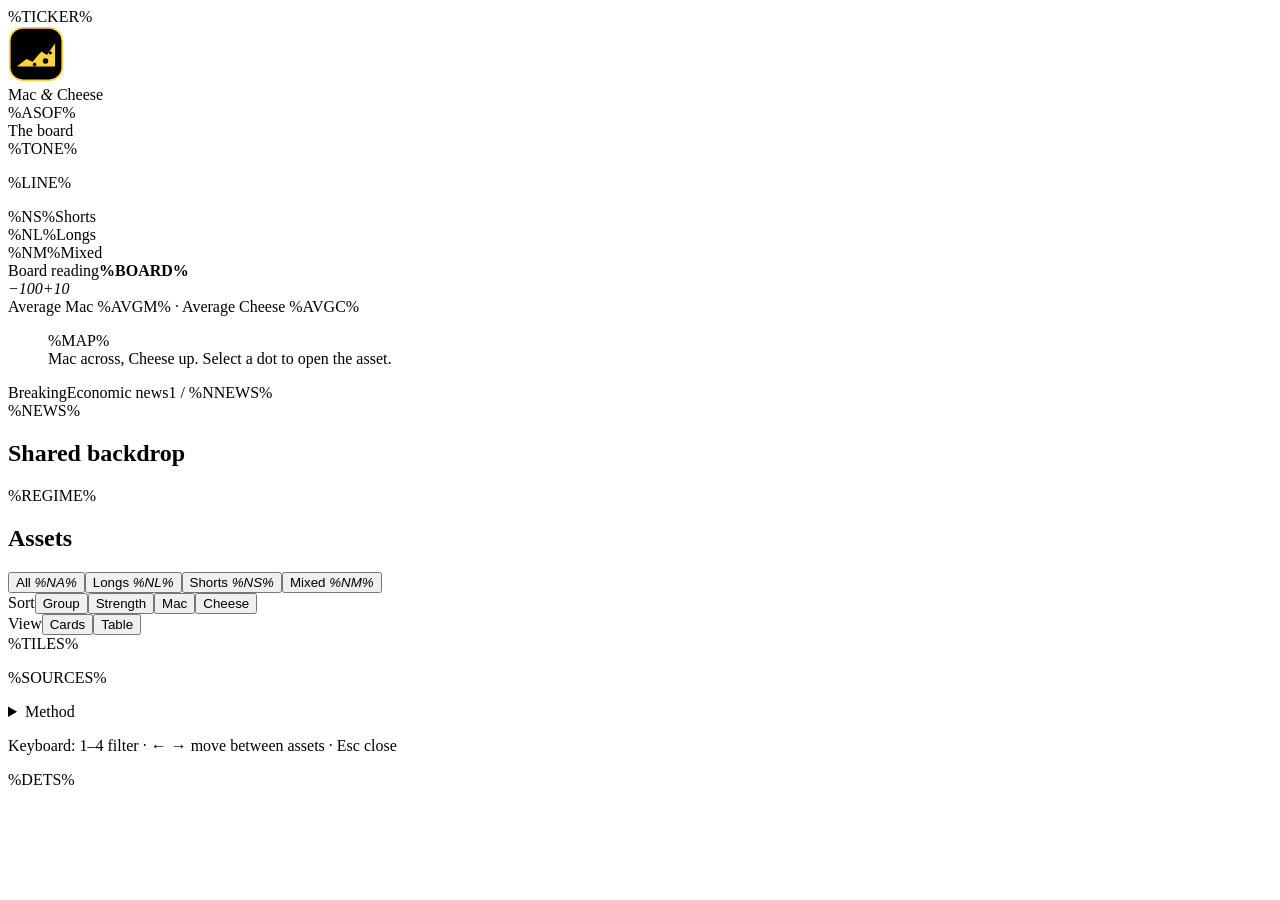
<file: engine/v4.html>
<!DOCTYPE html>
<html lang="en-GB"><head><meta charset="utf-8"><meta name="viewport" content="width=device-width,initial-scale=1,viewport-fit=cover">
<title>Mac and Cheese</title><meta name="theme-color" content="#000000">
<meta name="description" content="Mac and Cheese: macro and trend scores from −10 to +10 for indices, metals, oil and bitcoin.">
<link rel="icon" href="data:image/svg+xml,%3Csvg xmlns='http://www.w3.org/2000/svg' viewBox='0 0 64 64'%3E%3Crect x='2' y='2' width='60' height='60' rx='15' fill='%23000' stroke='%23FFD23F' stroke-width='3'/%3E%3Cpath d='M10 48 L22 38 L30 42 L40 28 L47 32 L55 18 L55 48 Z' fill='%23FFD23F'/%3E%3C/svg%3E">
<link rel="preconnect" href="https://fonts.googleapis.com"><link rel="preconnect" href="https://fonts.gstatic.com" crossorigin>
<link href="https://fonts.googleapis.com/css2?family=Fraunces:ital,opsz,wght,SOFT@0,9..144,300..800,0..100;1,9..144,300..800,0..100&display=swap" rel="stylesheet">
<style>%CSS%</style></head><body>
<div class="grain" aria-hidden="true"></div>
<header class="top">
<div class="tk" aria-label="Market ticker, five-day change"><div class="tkt">%TICKER%</div></div>
<div class="hrow">
<div class="brand"><svg viewBox="0 0 64 64" width="56" height="56" role="img" aria-label="Mac and Cheese"><rect x="2" y="2" width="60" height="60" rx="15" fill="#000" stroke="#FFD23F" stroke-width="2"/><g transform="translate(7,13.5) scale(.78)"><path d="M4 42 L18 31 L27 35 L40 20 L48 25 L60 8 L60 42 Z" fill="#FFD23F"/><circle cx="46" cy="34" r="4" fill="#000"/><circle cx="30" cy="39" r="2.6" fill="#000"/><circle cx="53" cy="22" r="2.4" fill="#000"/></g></svg>
<div><div class="wm">Mac <i>&amp;</i> Cheese</div><div class="asof">%ASOF% <span class="age" id="age" data-iso="%ISO%"></span></div></div></div>
<div class="ck" id="ck" aria-label="Market clocks"></div>
</div></header>
<main>
<section class="hero rv">
<div class="hl">
<div class="eyebrow">The board</div>
<div class="tone">%TONE%</div>
<p class="line">%LINE%</p>
<div class="cnt"><div class="cc red"><span>%NS%</span>Shorts</div><div class="cc lime"><span>%NL%</span>Longs</div><div class="cc yel"><span>%NM%</span>Mixed</div></div>
<div class="br"><div class="brh"><span>Board reading</span><b>%BOARD%</b></div><i class="bsc"><u style="--p:%BOARDP%"></u></i><span class="ends"><em>−10</em><em>0</em><em>+10</em></span>
<div class="brs">Average Mac %AVGM% · Average Cheese %AVGC%</div></div>
</div>
<figure class="hm">%MAP%<figcaption>Mac across, Cheese up. Select a dot to open the asset.</figcaption></figure>
</section>
<section class="nw rv" aria-label="Breaking economic news">
<div class="nh"><span class="brk"><i></i>Breaking</span><span class="nt">Economic news</span><span class="nn" id="nn">1 / %NNEWS%</span></div>
<div class="ns" id="ns">%NEWS%</div>
<div class="np" aria-hidden="true"><i id="npb"></i></div>
</section>
<section class="bd rv"><h2>Shared backdrop</h2><div class="rgs">%REGIME%</div></section>
<section class="as" id="assets">
<h2>Assets</h2>
<div class="fb" id="fb">
<div class="tabs" role="tablist" aria-label="Filter">
<button class="f on" data-f="all">All <i>%NA%</i></button><button class="f l" data-f="long">Longs <i>%NL%</i></button><button class="f s" data-f="short">Shorts <i>%NS%</i></button><button class="f m" data-f="mixed">Mixed <i>%NM%</i></button>
</div>
<div class="ctl">
<div class="seg" aria-label="Sort"><span>Sort</span><button class="o on" data-s="g">Group</button><button class="o" data-s="x">Strength</button><button class="o" data-s="m">Mac</button><button class="o" data-s="c">Cheese</button></div>
<div class="seg" aria-label="View"><span>View</span><button class="o on" data-v="cards">Cards</button><button class="o" data-v="table">Table</button></div>
</div></div>
<div class="tiles" id="tiles">%TILES%</div>
<div class="list" id="list" hidden><div class="lh"><span>Asset</span><span>Mac</span><span>Cheese</span><span>Reading</span><span>5d</span></div><div id="rows">%ROWS%</div></div>
<p class="em" id="em" hidden>No assets in this group.</p>
</section>
<footer>
<p>%SOURCES%</p>
<details class="m"><summary>Method</summary>
<p>Mac score: each driver votes up, down or neutral against its own recent trend, VIX counts double, summed and scaled to −10 to +10. Lean at 2 or more either way, strong at 4 or more.</p>
<p>Cheese score: price against its 50-day and 200-day averages, the 50-day against the 200-day, and the 20-day and 5-day moves, scaled to −10 to +10. It never feeds the Mac score.</p>
<p>Board reading: the average of every asset's Mac and Cheese scores.</p>
<p>Tiles: solid when both scores are 4 or more the same way, outline when weaker or one-sided, yellow when they conflict.</p>
<p>Not covered: options skew and CVOL, futures curve, gold ETF flows, PMIs and consensus forecasts, seasonality, UK and euro-area releases. Oil rests mainly on the shared backdrop plus COT and EIA stocks.</p>
<p>Bank of England and quarterly expiry dates are provisional.</p>
</details>
<p class="kb">Keyboard: 1–4 filter · ← → move between assets · Esc close</p>
</footer>
</main>
<div class="ov" id="ov" role="dialog" aria-modal="true" aria-label="Asset detail"><div class="sheet" id="sheet"></div></div>
%DETS%
<div class="toast" id="toast" role="status" aria-live="polite"></div>
<script>%JS%</script>
</body></html>
</file>
